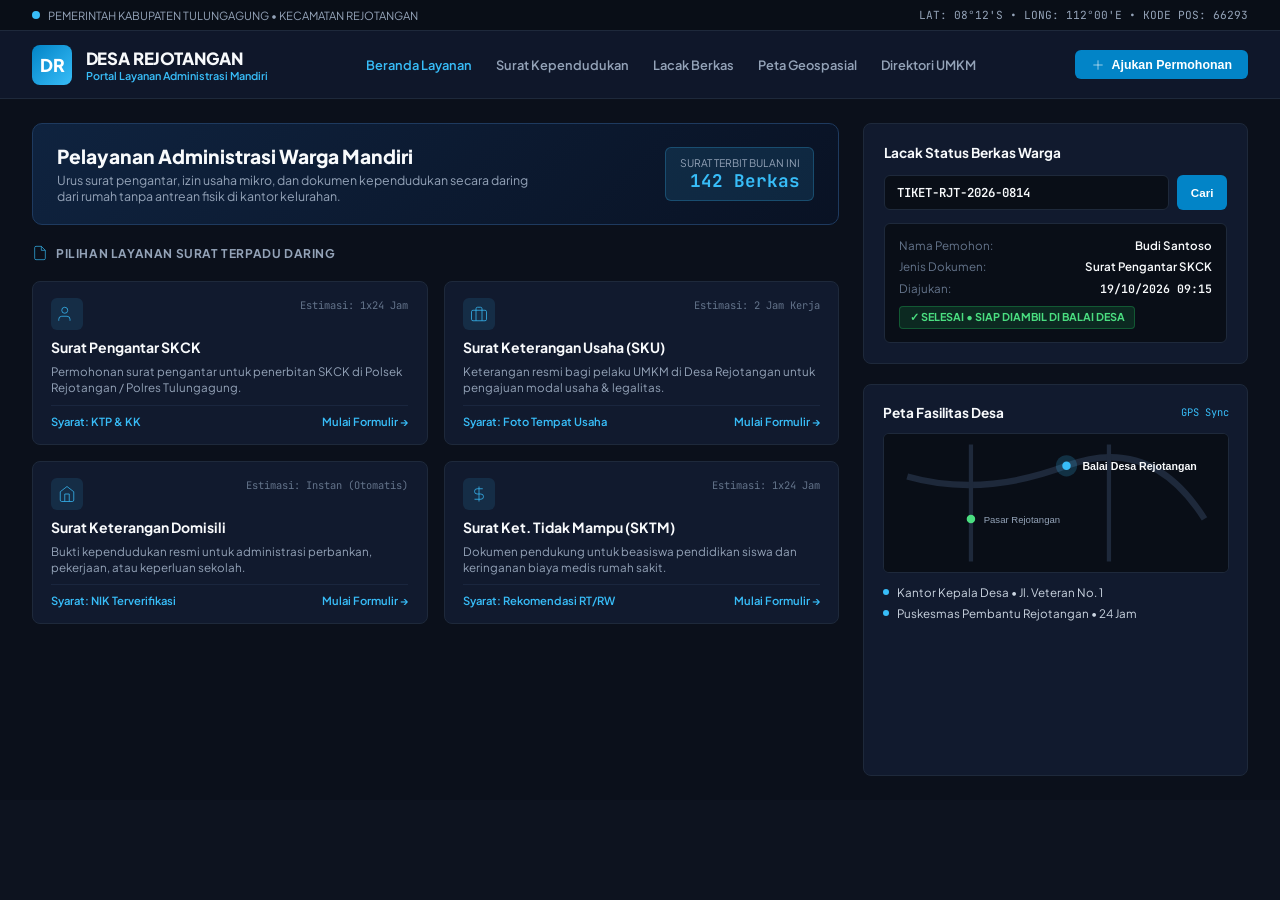
<file: previews/desa-digital.html>
<!DOCTYPE html>
<html lang="id">
<head>
  <meta charset="UTF-8">
  <meta name="viewport" content="width=1280, initial-scale=1.0">
  <title>Desa Digital Rejotangan — Portal Layanan Publik Mandiri</title>
  <link rel="preconnect" href="https://fonts.googleapis.com">
  <link rel="preconnect" href="https://fonts.gstatic.com" crossorigin>
  <link href="https://fonts.googleapis.com/css2?family=Plus+Jakarta+Sans:wght@400;500;600;700;800&family=JetBrains+Mono:wght@400;500;600&display=swap" rel="stylesheet">
  <style>
    * { box-sizing: border-box; margin: 0; padding: 0; }
    body {
      font-family: 'Plus Jakarta Sans', -apple-system, BlinkMacSystemFont, sans-serif;
      background: #0d131f;
      color: #f1f5f9;
      width: 1280px;
      height: 800px;
      overflow: hidden;
      display: flex;
      flex-direction: column;
    }
    .mono { font-family: 'JetBrains Mono', monospace; }

    /* Government Header */
    .civic-topbar {
      background: #090e17;
      border-bottom: 1px solid #1e293b;
      padding: 0.5rem 2rem;
      display: flex;
      justify-content: space-between;
      align-items: center;
      font-size: 0.7rem;
      color: #94a3b8;
    }
    .civic-badge {
      display: flex;
      align-items: center;
      gap: 0.5rem;
    }
    .seal-dot { width: 8px; height: 8px; border-radius: 50%; background: #38bdf8; }

    .main-nav {
      background: #0f172a;
      border-bottom: 1px solid #1e293b;
      padding: 0.85rem 2rem;
      display: flex;
      justify-content: space-between;
      align-items: center;
    }
    .brand-wrap {
      display: flex;
      align-items: center;
      gap: 0.85rem;
    }
    .brand-logo {
      width: 40px;
      height: 40px;
      background: linear-gradient(135deg, #0284c7, #38bdf8);
      border-radius: 8px;
      display: grid;
      place-items: center;
      font-weight: 800;
      color: white;
      font-size: 1.1rem;
    }
    .brand-title h1 {
      font-size: 1.05rem;
      font-weight: 800;
      color: #f8fafc;
      letter-spacing: -0.01em;
    }
    .brand-title p {
      font-size: 0.675rem;
      color: #38bdf8;
      font-weight: 600;
    }

    .nav-links {
      display: flex;
      align-items: center;
      gap: 1.5rem;
      list-style: none;
      font-size: 0.8rem;
      font-weight: 600;
    }
    .nav-links a { color: #94a3b8; text-decoration: none; }
    .nav-links a.active { color: #38bdf8; }
    .btn-apply {
      background: #0284c7;
      color: white;
      padding: 0.45rem 1rem;
      border-radius: 6px;
      font-size: 0.775rem;
      font-weight: 700;
      border: none;
      display: flex;
      align-items: center;
      gap: 0.4rem;
    }

    /* Workspace */
    .portal-body {
      flex-grow: 1;
      padding: 1.5rem 2rem;
      display: grid;
      grid-template-columns: 2.1fr 1fr;
      gap: 1.5rem;
      overflow: hidden;
      background: #0b101b;
    }

    /* Left Services Column */
    .services-col {
      display: flex;
      flex-direction: column;
      gap: 1.25rem;
    }

    .hero-banner {
      background: linear-gradient(135deg, #0f233f, #091224);
      border: 1px solid #1e3a5f;
      border-radius: 10px;
      padding: 1.25rem 1.5rem;
      display: flex;
      justify-content: space-between;
      align-items: center;
    }
    .hero-text h2 { font-size: 1.2rem; font-weight: 800; color: #f8fafc; margin-bottom: 0.25rem; }
    .hero-text p { font-size: 0.775rem; color: #94a3b8; max-width: 480px; }
    .stat-pill {
      background: rgba(56, 189, 248, 0.12);
      border: 1px solid rgba(56, 189, 248, 0.25);
      border-radius: 6px;
      padding: 0.5rem 0.85rem;
      text-align: right;
    }
    .stat-pill span { display: block; font-size: 0.65rem; color: #94a3b8; }
    .stat-pill strong { font-size: 1.1rem; color: #38bdf8; font-family: 'JetBrains Mono', monospace; }

    /* E-Surat Grid */
    .section-label {
      font-size: 0.75rem;
      font-weight: 700;
      color: #94a3b8;
      text-transform: uppercase;
      letter-spacing: 0.05em;
      display: flex;
      align-items: center;
      gap: 0.5rem;
    }
    .doc-grid {
      display: grid;
      grid-template-columns: repeat(2, 1fr);
      gap: 1rem;
    }
    .doc-card {
      background: #111a2e;
      border: 1px solid #1e293b;
      border-radius: 8px;
      padding: 1rem 1.15rem;
      display: flex;
      flex-direction: column;
      gap: 0.5rem;
      transition: all 0.2s ease;
    }
    .doc-card:hover { border-color: #38bdf8; background: #132038; }
    .doc-top { display: flex; justify-content: space-between; align-items: flex-start; }
    .doc-icon {
      width: 32px;
      height: 32px;
      border-radius: 6px;
      background: rgba(56, 189, 248, 0.12);
      color: #38bdf8;
      display: grid;
      place-items: center;
    }
    .doc-time { font-size: 0.65rem; color: #64748b; font-family: 'JetBrains Mono', monospace; }
    .doc-card h3 { font-size: 0.875rem; font-weight: 700; color: #f8fafc; }
    .doc-card p { font-size: 0.725rem; color: #94a3b8; line-height: 1.4; flex-grow: 1; }
    .doc-action {
      display: flex;
      justify-content: space-between;
      align-items: center;
      padding-top: 0.5rem;
      border-top: 1px solid #1a263e;
      font-size: 0.7rem;
      color: #38bdf8;
      font-weight: 600;
    }

    /* Right Tracking & Map Column */
    .tracking-col {
      display: flex;
      flex-direction: column;
      gap: 1.25rem;
    }

    .tracking-card {
      background: #111a2e;
      border: 1px solid #1e293b;
      border-radius: 8px;
      padding: 1.25rem;
      display: flex;
      flex-direction: column;
      gap: 0.85rem;
    }
    .tracking-card h3 { font-size: 0.85rem; font-weight: 700; color: #f8fafc; }
    .ticket-input-box {
      display: flex;
      gap: 0.5rem;
    }
    .ticket-input {
      background: #090e17;
      border: 1px solid #1e293b;
      border-radius: 6px;
      padding: 0.5rem 0.75rem;
      color: #f8fafc;
      font-family: 'JetBrains Mono', monospace;
      font-size: 0.775rem;
      font-weight: 600;
      flex-grow: 1;
      outline: none;
    }
    .ticket-btn {
      background: #0284c7;
      color: white;
      border: none;
      padding: 0 0.85rem;
      border-radius: 6px;
      font-weight: 700;
      font-size: 0.725rem;
      cursor: pointer;
    }

    .tracking-result {
      background: #090e17;
      border: 1px solid #1e293b;
      border-radius: 6px;
      padding: 0.85rem;
      display: flex;
      flex-direction: column;
      gap: 0.4rem;
    }
    .result-row { display: flex; justify-content: space-between; font-size: 0.725rem; }
    .result-lbl { color: #64748b; }
    .result-val { color: #f8fafc; font-weight: 600; }
    .status-badge {
      display: inline-block;
      align-self: flex-start;
      background: rgba(34, 197, 94, 0.15);
      color: #4ade80;
      border: 1px solid rgba(34, 197, 94, 0.3);
      padding: 0.2rem 0.6rem;
      border-radius: 4px;
      font-size: 0.675rem;
      font-weight: 700;
      margin-top: 0.25rem;
    }

    /* Facilities Map Widget */
    .map-widget {
      background: #111a2e;
      border: 1px solid #1e293b;
      border-radius: 8px;
      padding: 1.15rem;
      display: flex;
      flex-direction: column;
      gap: 0.75rem;
      flex-grow: 1;
    }
    .map-header { display: flex; justify-content: space-between; align-items: center; }
    .map-header h3 { font-size: 0.85rem; font-weight: 700; color: #f8fafc; }
    .map-preview {
      background: #090e17;
      border: 1px solid #1e293b;
      border-radius: 6px;
      height: 140px;
      position: relative;
      overflow: hidden;
      display: grid;
      place-items: center;
    }
    .facility-list {
      display: flex;
      flex-direction: column;
      gap: 0.4rem;
      font-size: 0.725rem;
    }
    .facility-item {
      display: flex;
      align-items: center;
      gap: 0.5rem;
      color: #cbd5e1;
    }
    .fac-dot { width: 6px; height: 6px; border-radius: 50%; background: #38bdf8; }
  </style>
</head>
<body>

  <!-- Civic Top Bar -->
  <div class="civic-topbar">
    <div class="civic-badge">
      <span class="seal-dot"></span>
      <span>PEMERINTAH KABUPATEN TULUNGAGUNG &bull; KECAMATAN REJOTANGAN</span>
    </div>
    <div class="mono">
      <span>LAT: 08°12'S &bull; LONG: 112°00'E &bull; KODE POS: 66293</span>
    </div>
  </div>

  <!-- Main Navigation -->
  <header class="main-nav">
    <div class="brand-wrap">
      <div class="brand-logo">DR</div>
      <div class="brand-title">
        <h1>DESA REJOTANGAN</h1>
        <p>Portal Layanan Administrasi Mandiri</p>
      </div>
    </div>
    <ul class="nav-links">
      <li><a href="#" class="active">Beranda Layanan</a></li>
      <li><a href="#">Surat Kependudukan</a></li>
      <li><a href="#">Lacak Berkas</a></li>
      <li><a href="#">Peta Geospasial</a></li>
      <li><a href="#">Direktori UMKM</a></li>
    </ul>
    <button class="btn-apply">
      <svg width="14" height="14" fill="none" stroke="currentColor" viewBox="0 0 24 24"><path d="M12 4v16m8-8H4"/></svg>
      Ajukan Permohonan
    </button>
  </header>

  <!-- Workspace Body -->
  <main class="portal-body">
    <!-- Left Services Column -->
    <div class="services-col">
      <div class="hero-banner">
        <div class="hero-text">
          <h2>Pelayanan Administrasi Warga Mandiri</h2>
          <p>Urus surat pengantar, izin usaha mikro, dan dokumen kependudukan secara daring dari rumah tanpa antrean fisik di kantor kelurahan.</p>
        </div>
        <div class="stat-pill">
          <span>SURAT TERBIT BULAN INI</span>
          <strong>142 Berkas</strong>
        </div>
      </div>

      <div class="section-label">
        <svg width="16" height="16" fill="none" stroke="#38bdf8" viewBox="0 0 24 24"><path d="M14 2H6a2 2 0 0 0-2 2v16a2 2 0 0 0 2 2h12a2 2 0 0 0 2-2V8z"/><polyline points="14 2 14 8 20 8"/></svg>
        Pilihan Layanan Surat Terpadu Daring
      </div>

      <div class="doc-grid">
        <div class="doc-card">
          <div class="doc-top">
            <div class="doc-icon"><svg width="18" height="18" fill="none" stroke="currentColor" viewBox="0 0 24 24"><path d="M16 21v-2a4 4 0 0 0-4-4H5a4 4 0 0 0-4 4v2"/><circle cx="9" cy="7" r="4"/></svg></div>
            <span class="doc-time">Estimasi: 1x24 Jam</span>
          </div>
          <h3>Surat Pengantar SKCK</h3>
          <p>Permohonan surat pengantar untuk penerbitan SKCK di Polsek Rejotangan / Polres Tulungagung.</p>
          <div class="doc-action">
            <span>Syarat: KTP &amp; KK</span>
            <span>Mulai Formulir &rarr;</span>
          </div>
        </div>

        <div class="doc-card">
          <div class="doc-top">
            <div class="doc-icon"><svg width="18" height="18" fill="none" stroke="currentColor" viewBox="0 0 24 24"><rect x="2" y="7" width="20" height="14" rx="2" ry="2"/><path d="M16 21V5a2 2 0 0 0-2-2h-4a2 2 0 0 0-2 2v16"/></svg></div>
            <span class="doc-time">Estimasi: 2 Jam Kerja</span>
          </div>
          <h3>Surat Keterangan Usaha (SKU)</h3>
          <p>Keterangan resmi bagi pelaku UMKM di Desa Rejotangan untuk pengajuan modal usaha &amp; legalitas.</p>
          <div class="doc-action">
            <span>Syarat: Foto Tempat Usaha</span>
            <span>Mulai Formulir &rarr;</span>
          </div>
        </div>

        <div class="doc-card">
          <div class="doc-top">
            <div class="doc-icon"><svg width="18" height="18" fill="none" stroke="currentColor" viewBox="0 0 24 24"><path d="M3 9l9-7 9 7v11a2 2 0 0 1-2 2H5a2 2 0 0 1-2-2z"/><polyline points="9 22 9 12 15 12 15 22"/></svg></div>
            <span class="doc-time">Estimasi: Instan (Otomatis)</span>
          </div>
          <h3>Surat Keterangan Domisili</h3>
          <p>Bukti kependudukan resmi untuk administrasi perbankan, pekerjaan, atau keperluan sekolah.</p>
          <div class="doc-action">
            <span>Syarat: NIK Terverifikasi</span>
            <span>Mulai Formulir &rarr;</span>
          </div>
        </div>

        <div class="doc-card">
          <div class="doc-top">
            <div class="doc-icon"><svg width="18" height="18" fill="none" stroke="currentColor" viewBox="0 0 24 24"><path d="M12 2v20M17 5H9.5a3.5 3.5 0 0 0 0 7h5a3.5 3.5 0 0 1 0 7H6"/></svg></div>
            <span class="doc-time">Estimasi: 1x24 Jam</span>
          </div>
          <h3>Surat Ket. Tidak Mampu (SKTM)</h3>
          <p>Dokumen pendukung untuk beasiswa pendidikan siswa dan keringanan biaya medis rumah sakit.</p>
          <div class="doc-action">
            <span>Syarat: Rekomendasi RT/RW</span>
            <span>Mulai Formulir &rarr;</span>
          </div>
        </div>
      </div>
    </div>

    <!-- Right Tracking & Info Column -->
    <div class="tracking-col">
      <!-- Tracking Form -->
      <div class="tracking-card">
        <h3>Lacak Status Berkas Warga</h3>
        <div class="ticket-input-box">
          <input type="text" class="ticket-input mono" value="TIKET-RJT-2026-0814" readonly>
          <button class="ticket-btn">Cari</button>
        </div>
        <div class="tracking-result">
          <div class="result-row">
            <span class="result-lbl">Nama Pemohon:</span>
            <span class="result-val">Budi Santoso</span>
          </div>
          <div class="result-row">
            <span class="result-lbl">Jenis Dokumen:</span>
            <span class="result-val">Surat Pengantar SKCK</span>
          </div>
          <div class="result-row">
            <span class="result-lbl">Diajukan:</span>
            <span class="result-val mono">19/10/2026 09:15</span>
          </div>
          <span class="status-badge">&check; SELESAI &bull; SIAP DIAMBIL DI BALAI DESA</span>
        </div>
      </div>

      <!-- Facilities Geolocation Map -->
      <div class="map-widget">
        <div class="map-header">
          <h3>Peta Fasilitas Desa</h3>
          <span class="mono" style="font-size: 0.65rem; color: #38bdf8;">GPS Sync</span>
        </div>
        <div class="map-preview">
          <!-- Stylized Mini Vector Map -->
          <svg width="100%" height="100%" viewBox="0 0 300 130" style="background:#090e17;">
            <path d="M10 40 Q 80 60 160 30 T 290 80" stroke="#1e293b" stroke-width="6" fill="none"/>
            <path d="M70 10 L 70 120" stroke="#1e293b" stroke-width="4" fill="none"/>
            <path d="M200 10 L 200 120" stroke="#1e293b" stroke-width="4" fill="none"/>
            <circle cx="160" cy="30" r="10" fill="#38bdf8" opacity="0.2"/>
            <circle cx="160" cy="30" r="4" fill="#38bdf8"/>
            <text x="175" y="34" fill="#f8fafc" font-family="sans-serif" font-size="10" font-weight="bold">Balai Desa Rejotangan</text>
            <circle cx="70" cy="80" r="4" fill="#4ade80"/>
            <text x="82" y="84" fill="#94a3b8" font-family="sans-serif" font-size="9">Pasar Rejotangan</text>
          </svg>
        </div>
        <div class="facility-list">
          <div class="facility-item"><span class="fac-dot"></span><span>Kantor Kepala Desa &bull; Jl. Veteran No. 1</span></div>
          <div class="facility-item"><span class="fac-dot"></span><span>Puskesmas Pembantu Rejotangan &bull; 24 Jam</span></div>
        </div>
      </div>
    </div>
  </main>

</body>
</html>
</file>
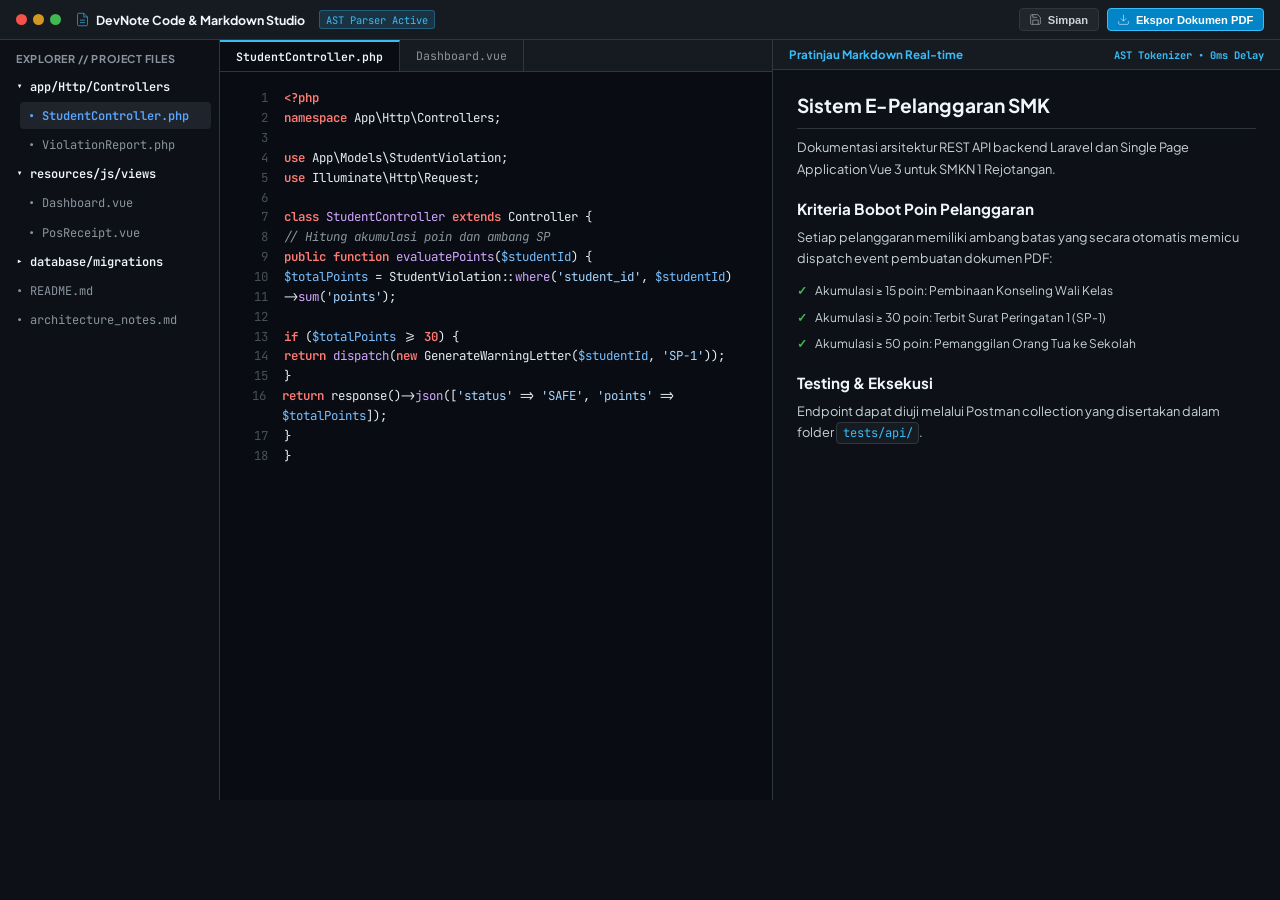
<file: previews/devnote-studio.html>
<!DOCTYPE html>
<html lang="id">
<head>
  <meta charset="UTF-8">
  <meta name="viewport" content="width=1280, initial-scale=1.0">
  <title>DevNote Studio — Code & Markdown Workspace</title>
  <link rel="preconnect" href="https://fonts.googleapis.com">
  <link rel="preconnect" href="https://fonts.gstatic.com" crossorigin>
  <link href="https://fonts.googleapis.com/css2?family=Plus+Jakarta+Sans:wght@400;500;600;700&family=JetBrains+Mono:wght@400;500;600;700&display=swap" rel="stylesheet">
  <style>
    * { box-sizing: border-box; margin: 0; padding: 0; }
    body {
      font-family: 'Plus Jakarta Sans', -apple-system, BlinkMacSystemFont, sans-serif;
      background: #0d1117;
      color: #c9d1d9;
      width: 1280px;
      height: 800px;
      overflow: hidden;
      display: flex;
      flex-direction: column;
    }
    .mono { font-family: 'JetBrains Mono', monospace; }

    /* Top Titlebar */
    .titlebar {
      height: 40px;
      background: #161b22;
      border-bottom: 1px solid #30363d;
      display: flex;
      align-items: center;
      justify-content: space-between;
      padding: 0 1rem;
    }
    .titlebar-left {
      display: flex;
      align-items: center;
      gap: 0.85rem;
    }
    .traffic-lights { display: flex; gap: 6px; }
    .light { width: 11px; height: 11px; border-radius: 50%; }
    .light-r { background: #f85149; }
    .light-y { background: #d29922; }
    .light-g { background: #3fb950; }
    .app-name { font-size: 0.775rem; font-weight: 700; color: #f0f6fc; display: flex; align-items: center; gap: 0.4rem; }
    .badge-pwa { background: rgba(56, 189, 248, 0.15); color: #38bdf8; border: 1px solid rgba(56, 189, 248, 0.3); font-size: 0.65rem; padding: 0.1rem 0.4rem; border-radius: 3px; }

    .titlebar-actions {
      display: flex;
      align-items: center;
      gap: 0.5rem;
    }
    .btn-tool {
      background: #21262d;
      border: 1px solid #30363d;
      color: #c9d1d9;
      padding: 0.25rem 0.6rem;
      border-radius: 4px;
      font-size: 0.7rem;
      font-weight: 600;
      display: flex;
      align-items: center;
      gap: 0.35rem;
    }
    .btn-tool.export-btn { background: #0284c7; border-color: #38bdf8; color: white; }

    /* Split Workspace */
    .workspace {
      flex-grow: 1;
      display: grid;
      grid-template-columns: 220px 1.2fr 1.1fr;
      overflow: hidden;
    }

    /* Left: File Explorer */
    .file-explorer {
      background: #0d1117;
      border-right: 1px solid #30363d;
      display: flex;
      flex-direction: column;
    }
    .explorer-header {
      padding: 0.75rem 1rem 0.5rem;
      font-size: 0.675rem;
      font-weight: 700;
      color: #8b949e;
      text-transform: uppercase;
      letter-spacing: 0.05em;
    }
    .file-tree {
      list-style: none;
      padding: 0 0.5rem;
      display: flex;
      flex-direction: column;
      gap: 2px;
      font-size: 0.75rem;
    }
    .tree-item {
      display: flex;
      align-items: center;
      gap: 0.5rem;
      padding: 0.35rem 0.5rem;
      border-radius: 4px;
      color: #8b949e;
      cursor: pointer;
    }
    .tree-item.active { background: #1f242c; color: #58a6ff; font-weight: 600; }
    .tree-item.folder { color: #f0f6fc; font-weight: 600; }

    /* Middle: Code Editor */
    .editor-pane {
      background: #090d13;
      border-right: 1px solid #30363d;
      display: flex;
      flex-direction: column;
    }
    .tab-bar {
      background: #161b22;
      border-bottom: 1px solid #30363d;
      display: flex;
      overflow-x: auto;
    }
    .tab {
      padding: 0.45rem 1rem;
      font-size: 0.725rem;
      color: #8b949e;
      border-right: 1px solid #30363d;
      display: flex;
      align-items: center;
      gap: 0.5rem;
    }
    .tab.active {
      background: #090d13;
      color: #f0f6fc;
      border-top: 2px solid #38bdf8;
      font-weight: 600;
    }

    .code-lines {
      padding: 1rem;
      font-family: 'JetBrains Mono', monospace;
      font-size: 0.775rem;
      line-height: 1.6;
      overflow-y: auto;
      flex-grow: 1;
    }
    .line { display: flex; }
    .line-no { color: #484f58; width: 32px; text-align: right; margin-right: 16px; user-select: none; }
    .line-code { color: #e6edf3; }
    .c-keyword { color: #ff7b72; font-weight: 600; }
    .c-func { color: #d2a8ff; }
    .c-str { color: #a5d6ff; }
    .c-var { color: #79c0ff; }
    .c-comment { color: #8b949e; font-style: italic; }

    /* Right: Markdown Live Preview */
    .preview-pane {
      background: #0d1117;
      display: flex;
      flex-direction: column;
    }
    .preview-header {
      background: #161b22;
      border-bottom: 1px solid #30363d;
      padding: 0.45rem 1rem;
      font-size: 0.725rem;
      font-weight: 700;
      color: #38bdf8;
      display: flex;
      justify-content: space-between;
      align-items: center;
    }
    .preview-body {
      padding: 1.25rem 1.5rem;
      overflow-y: auto;
      flex-grow: 1;
      font-size: 0.8rem;
      line-height: 1.65;
      color: #c9d1d9;
    }
    .preview-body h1 {
      font-size: 1.2rem;
      color: #f0f6fc;
      margin-bottom: 0.5rem;
      border-bottom: 1px solid #30363d;
      padding-bottom: 0.4rem;
    }
    .preview-body h2 {
      font-size: 0.95rem;
      color: #f0f6fc;
      margin-top: 1rem;
      margin-bottom: 0.4rem;
    }
    .preview-body p { margin-bottom: 0.75rem; }
    .preview-body code {
      background: #161b22;
      border: 1px solid #30363d;
      padding: 0.15rem 0.35rem;
      border-radius: 4px;
      font-family: 'JetBrains Mono', monospace;
      font-size: 0.75rem;
      color: #38bdf8;
    }
    .task-list {
      list-style: none;
      display: flex;
      flex-direction: column;
      gap: 0.4rem;
      margin-top: 0.5rem;
    }
    .task-item { display: flex; align-items: center; gap: 0.5rem; font-size: 0.75rem; }
    .checkbox-done { color: #3fb950; font-weight: 700; }
  </style>
</head>
<body>

  <!-- Top Window Titlebar -->
  <div class="titlebar">
    <div class="titlebar-left">
      <div class="traffic-lights">
        <span class="light light-r"></span>
        <span class="light light-y"></span>
        <span class="light light-g"></span>
      </div>
      <div class="app-name">
        <svg width="15" height="15" fill="none" stroke="#38bdf8" viewBox="0 0 24 24"><path d="M14 2H6a2 2 0 0 0-2 2v16a2 2 0 0 0 2 2h12a2 2 0 0 0 2-2V8z"/><polyline points="14 2 14 8 20 8"/><line x1="16" y1="13" x2="8" y2="13"/><line x1="16" y1="17" x2="8" y2="17"/></svg>
        DevNote Code &amp; Markdown Studio
      </div>
      <span class="badge-pwa mono">AST Parser Active</span>
    </div>

    <div class="titlebar-actions">
      <button class="btn-tool"><svg width="13" height="13" fill="none" stroke="currentColor" viewBox="0 0 24 24"><path d="M19 21H5a2 2 0 0 1-2-2V5a2 2 0 0 1 2-2h11l5 5v11a2 2 0 0 1-2 2z"/><polyline points="17 21 17 13 7 13 7 21"/><polyline points="7 3 7 8 15 8"/></svg>Simpan</button>
      <button class="btn-tool export-btn"><svg width="13" height="13" fill="none" stroke="currentColor" viewBox="0 0 24 24"><path d="M21 15v4a2 2 0 0 1-2 2H5a2 2 0 0 1-2-2v-4"/><polyline points="7 10 12 15 17 10"/><line x1="12" y1="15" x2="12" y2="3"/></svg>Ekspor Dokumen PDF</button>
    </div>
  </div>

  <!-- Workspace Grid -->
  <div class="workspace">
    <!-- File Explorer -->
    <div class="file-explorer">
      <div class="explorer-header">Explorer // Project Files</div>
      <ul class="file-tree mono">
        <li class="tree-item folder">&blacktriangledown; app/Http/Controllers</li>
        <li class="tree-item active" style="margin-left: 12px;">&bull; StudentController.php</li>
        <li class="tree-item" style="margin-left: 12px;">&bull; ViolationReport.php</li>
        <li class="tree-item folder">&blacktriangledown; resources/js/views</li>
        <li class="tree-item" style="margin-left: 12px;">&bull; Dashboard.vue</li>
        <li class="tree-item" style="margin-left: 12px;">&bull; PosReceipt.vue</li>
        <li class="tree-item folder">&blacktriangleright; database/migrations</li>
        <li class="tree-item">&bull; README.md</li>
        <li class="tree-item">&bull; architecture_notes.md</li>
      </ul>
    </div>

    <!-- Code Editor -->
    <div class="editor-pane">
      <div class="tab-bar mono">
        <div class="tab active">
          <span>StudentController.php</span>
        </div>
        <div class="tab">
          <span>Dashboard.vue</span>
        </div>
      </div>

      <div class="code-lines">
        <div class="line"><span class="line-no">1</span><span class="line-code"><span class="c-keyword">&lt;?php</span></span></div>
        <div class="line"><span class="line-no">2</span><span class="line-code"><span class="c-keyword">namespace</span> App\Http\Controllers;</span></div>
        <div class="line"><span class="line-no">3</span><span class="line-code"></span></div>
        <div class="line"><span class="line-no">4</span><span class="line-code"><span class="c-keyword">use</span> App\Models\StudentViolation;</span></div>
        <div class="line"><span class="line-no">5</span><span class="line-code"><span class="c-keyword">use</span> Illuminate\Http\Request;</span></div>
        <div class="line"><span class="line-no">6</span><span class="line-code"></span></div>
        <div class="line"><span class="line-no">7</span><span class="line-code"><span class="c-keyword">class</span> <span class="c-func">StudentController</span> <span class="c-keyword">extends</span> Controller {</span></div>
        <div class="line"><span class="line-no">8</span><span class="line-code">    <span class="c-comment">// Hitung akumulasi poin dan ambang SP</span></span></div>
        <div class="line"><span class="line-no">9</span><span class="line-code">    <span class="c-keyword">public function</span> <span class="c-func">evaluatePoints</span>(<span class="c-var">$studentId</span>) {</span></div>
        <div class="line"><span class="line-no">10</span><span class="line-code">        <span class="c-var">$totalPoints</span> = StudentViolation::<span class="c-func">where</span>(<span class="c-str">'student_id'</span>, <span class="c-var">$studentId</span>)</span></div>
        <div class="line"><span class="line-no">11</span><span class="line-code">            -&gt;<span class="c-func">sum</span>(<span class="c-str">'points'</span>);</span></div>
        <div class="line"><span class="line-no">12</span><span class="line-code"></span></div>
        <div class="line"><span class="line-no">13</span><span class="line-code">        <span class="c-keyword">if</span> (<span class="c-var">$totalPoints</span> &gt;= <span class="c-keyword">30</span>) {</span></div>
        <div class="line"><span class="line-no">14</span><span class="line-code">            <span class="c-keyword">return</span> <span class="c-func">dispatch</span>(<span class="c-keyword">new</span> GenerateWarningLetter(<span class="c-var">$studentId</span>, <span class="c-str">'SP-1'</span>));</span></div>
        <div class="line"><span class="line-no">15</span><span class="line-code">        }</span></div>
        <div class="line"><span class="line-no">16</span><span class="line-code">        <span class="c-keyword">return</span> response()-&gt;<span class="c-func">json</span>([<span class="c-str">'status'</span> =&gt; <span class="c-str">'SAFE'</span>, <span class="c-str">'points'</span> =&gt; <span class="c-var">$totalPoints</span>]);</span></div>
        <div class="line"><span class="line-no">17</span><span class="line-code">    }</span></div>
        <div class="line"><span class="line-no">18</span><span class="line-code">}</span></div>
      </div>
    </div>

    <!-- Live Markdown Preview -->
    <div class="preview-pane">
      <div class="preview-header">
        <span>Pratinjau Markdown Real-time</span>
        <span class="mono" style="font-size: 0.65rem;">AST Tokenizer &bull; 0ms Delay</span>
      </div>

      <div class="preview-body">
        <h1>Sistem E-Pelanggaran SMK</h1>
        <p>Dokumentasi arsitektur REST API backend Laravel dan Single Page Application Vue 3 untuk SMKN 1 Rejotangan.</p>

        <h2>Kriteria Bobot Poin Pelanggaran</h2>
        <p>Setiap pelanggaran memiliki ambang batas yang secara otomatis memicu dispatch event pembuatan dokumen PDF:</p>

        <ul class="task-list">
          <li class="task-item"><span class="checkbox-done">&check;</span> Akumulasi &ge; 15 poin: Pembinaan Konseling Wali Kelas</li>
          <li class="task-item"><span class="checkbox-done">&check;</span> Akumulasi &ge; 30 poin: Terbit Surat Peringatan 1 (SP-1)</li>
          <li class="task-item"><span class="checkbox-done">&check;</span> Akumulasi &ge; 50 poin: Pemanggilan Orang Tua ke Sekolah</li>
        </ul>

        <h2 style="margin-top: 1rem;">Testing &amp; Eksekusi</h2>
        <p>Endpoint dapat diuji melalui Postman collection yang disertakan dalam folder <code>tests/api/</code>.</p>
      </div>
    </div>
  </div>

</body>
</html>
</file>
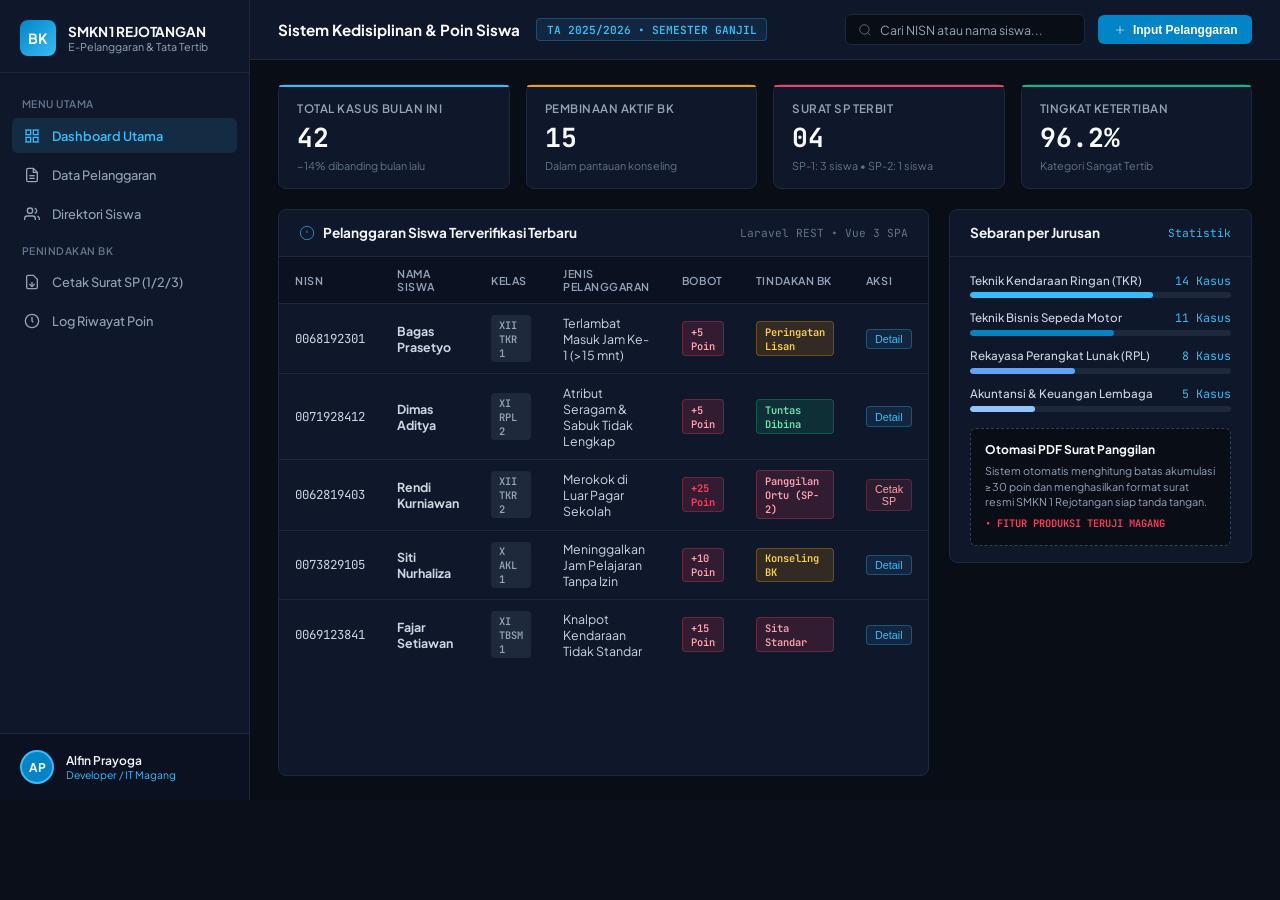
<file: previews/e-pelanggaran.html>
<!DOCTYPE html>
<html lang="id">
<head>
  <meta charset="UTF-8">
  <meta name="viewport" content="width=1280, initial-scale=1.0">
  <title>E-Pelanggaran SMKN 1 Rejotangan — Dashboard Kedisiplinan</title>
  <link rel="preconnect" href="https://fonts.googleapis.com">
  <link rel="preconnect" href="https://fonts.gstatic.com" crossorigin>
  <link href="https://fonts.googleapis.com/css2?family=Plus+Jakarta+Sans:wght@400;500;600;700&family=JetBrains+Mono:wght@400;500;600&display=swap" rel="stylesheet">
  <style>
    * { box-sizing: border-box; margin: 0; padding: 0; }
    body {
      font-family: 'Plus Jakarta Sans', -apple-system, BlinkMacSystemFont, sans-serif;
      background: #0b0f19;
      color: #e2e8f0;
      width: 1280px;
      height: 800px;
      overflow: hidden;
      display: flex;
    }
    .mono { font-family: 'JetBrains Mono', monospace; }
    
    /* Sidebar */
    .sidebar {
      width: 250px;
      background: #0f172a;
      border-right: 1px solid #1e293b;
      display: flex;
      flex-direction: column;
      flex-shrink: 0;
    }
    .brand {
      padding: 1.25rem 1.25rem 1rem;
      border-bottom: 1px solid #1e293b;
      display: flex;
      align-items: center;
      gap: 0.75rem;
    }
    .brand-icon {
      width: 36px;
      height: 36px;
      background: linear-gradient(135deg, #0284c7, #38bdf8);
      border-radius: 8px;
      display: grid;
      place-items: center;
      color: white;
      font-weight: 700;
      font-size: 14px;
    }
    .brand-text h2 { font-size: 0.85rem; font-weight: 700; color: #f8fafc; letter-spacing: -0.01em; }
    .brand-text p { font-size: 0.675rem; color: #94a3b8; }
    
    .nav-list { list-style: none; padding: 1rem 0.75rem; display: flex; flex-direction: column; gap: 0.25rem; flex-grow: 1; }
    .nav-label { font-size: 0.65rem; color: #64748b; font-weight: 600; text-transform: uppercase; letter-spacing: 0.05em; padding: 0.5rem 0.6rem 0.25rem; }
    .nav-item a {
      display: flex;
      align-items: center;
      gap: 0.75rem;
      padding: 0.6rem 0.75rem;
      border-radius: 6px;
      font-size: 0.8rem;
      font-weight: 500;
      color: #94a3b8;
      text-decoration: none;
      transition: all 0.15s ease;
    }
    .nav-item.active a {
      background: rgba(56, 189, 248, 0.12);
      color: #38bdf8;
      font-weight: 600;
    }
    .nav-item a svg { width: 16px; height: 16px; stroke-width: 2; }
    
    .sidebar-footer {
      padding: 1rem 1.25rem;
      border-top: 1px solid #1e293b;
      background: #0b1120;
      display: flex;
      align-items: center;
      gap: 0.75rem;
    }
    .avatar {
      width: 34px;
      height: 34px;
      border-radius: 50%;
      background: #0284c7;
      color: white;
      display: grid;
      place-items: center;
      font-weight: 700;
      font-size: 0.75rem;
      border: 2px solid #38bdf8;
    }
    .user-info h4 { font-size: 0.75rem; font-weight: 600; color: #f1f5f9; }
    .user-info p { font-size: 0.65rem; color: #38bdf8; }
    
    /* Main Content */
    .main {
      flex-grow: 1;
      display: flex;
      flex-direction: column;
      overflow: hidden;
      background: #090d16;
    }
    
    /* Header */
    .topbar {
      height: 60px;
      border-bottom: 1px solid #1e293b;
      display: flex;
      align-items: center;
      justify-content: space-between;
      padding: 0 1.75rem;
      background: #0f172a;
    }
    .topbar-left { display: flex; align-items: center; gap: 1rem; }
    .topbar-title { font-size: 0.95rem; font-weight: 700; color: #f8fafc; }
    .year-badge {
      background: rgba(56, 189, 248, 0.1);
      border: 1px solid rgba(56, 189, 248, 0.25);
      color: #38bdf8;
      font-size: 0.7rem;
      font-weight: 600;
      padding: 0.2rem 0.6rem;
      border-radius: 4px;
    }
    .topbar-right { display: flex; align-items: center; gap: 0.85rem; }
    .search-box {
      background: #090d16;
      border: 1px solid #1e293b;
      border-radius: 6px;
      padding: 0.4rem 0.75rem;
      display: flex;
      align-items: center;
      gap: 0.5rem;
      width: 240px;
      font-size: 0.775rem;
      color: #94a3b8;
    }
    .btn-action {
      background: #0284c7;
      color: white;
      border: none;
      padding: 0.45rem 0.9rem;
      border-radius: 6px;
      font-size: 0.75rem;
      font-weight: 600;
      display: flex;
      align-items: center;
      gap: 0.4rem;
      cursor: pointer;
    }
    
    /* Dashboard Area */
    .dashboard-body {
      padding: 1.5rem 1.75rem;
      overflow-y: auto;
      flex-grow: 1;
      display: flex;
      flex-direction: column;
      gap: 1.25rem;
    }
    
    /* Metrics Row */
    .metrics-grid {
      display: grid;
      grid-template-columns: repeat(4, 1fr);
      gap: 1rem;
    }
    .metric-card {
      background: #0f172a;
      border: 1px solid #1e293b;
      border-radius: 8px;
      padding: 1rem 1.15rem;
      display: flex;
      flex-direction: column;
      gap: 0.35rem;
      position: relative;
    }
    .metric-card::before {
      content: '';
      position: absolute;
      top: 0;
      left: 0;
      right: 0;
      height: 2px;
      background: #1e293b;
      border-radius: 8px 8px 0 0;
    }
    .metric-card.accent-blue::before { background: #38bdf8; }
    .metric-card.accent-amber::before { background: #f59e0b; }
    .metric-card.accent-rose::before { background: #f43f5e; }
    .metric-card.accent-emerald::before { background: #10b981; }
    
    .metric-header { display: flex; justify-content: space-between; align-items: center; }
    .metric-title { font-size: 0.725rem; font-weight: 600; color: #94a3b8; text-transform: uppercase; letter-spacing: 0.04em; }
    .metric-val { font-size: 1.65rem; font-weight: 700; color: #f8fafc; font-family: 'JetBrains Mono', monospace; line-height: 1.2; }
    .metric-sub { font-size: 0.675rem; color: #64748b; }
    
    /* Split Content */
    .content-split {
      display: grid;
      grid-template-columns: 2.1fr 1fr;
      gap: 1.25rem;
      flex-grow: 1;
    }
    
    /* Table Card */
    .card-panel {
      background: #0f172a;
      border: 1px solid #1e293b;
      border-radius: 8px;
      display: flex;
      flex-direction: column;
    }
    .card-header {
      padding: 0.9rem 1.25rem;
      border-bottom: 1px solid #1e293b;
      display: flex;
      justify-content: space-between;
      align-items: center;
    }
    .card-title { font-size: 0.85rem; font-weight: 700; color: #f1f5f9; display: flex; align-items: center; gap: 0.5rem; }
    .table-container { overflow-x: auto; flex-grow: 1; }
    table { width: 100%; border-collapse: collapse; font-size: 0.775rem; text-align: left; }
    th {
      background: #0b1120;
      color: #94a3b8;
      font-weight: 600;
      font-size: 0.675rem;
      text-transform: uppercase;
      letter-spacing: 0.05em;
      padding: 0.65rem 1rem;
      border-bottom: 1px solid #1e293b;
    }
    td {
      padding: 0.65rem 1rem;
      border-bottom: 1px solid #1e293b;
      color: #cbd5e1;
    }
    tr:last-child td { border-bottom: none; }
    tr:hover td { background: rgba(255, 255, 255, 0.015); }
    
    .badge {
      display: inline-block;
      padding: 0.15rem 0.5rem;
      border-radius: 4px;
      font-size: 0.65rem;
      font-weight: 600;
      font-family: 'JetBrains Mono', monospace;
    }
    .badge-points { background: rgba(244, 63, 94, 0.15); color: #fda4af; border: 1px solid rgba(244, 63, 94, 0.3); }
    .badge-resolved { background: rgba(16, 185, 129, 0.15); color: #6ee7b7; border: 1px solid rgba(16, 185, 129, 0.3); }
    .badge-action { background: rgba(245, 158, 11, 0.15); color: #fcd34d; border: 1px solid rgba(245, 158, 11, 0.3); }
    .badge-class { background: #1e293b; color: #94a3b8; font-weight: 600; }
    
    .btn-row {
      background: rgba(56, 189, 248, 0.1);
      border: 1px solid rgba(56, 189, 248, 0.3);
      color: #38bdf8;
      padding: 0.2rem 0.5rem;
      border-radius: 4px;
      font-size: 0.675rem;
      cursor: pointer;
    }
    
    /* Right Analytics Column */
    .analytics-panel {
      display: flex;
      flex-direction: column;
      gap: 1.25rem;
    }
    .dept-bars {
      padding: 1rem 1.25rem;
      display: flex;
      flex-direction: column;
      gap: 0.75rem;
    }
    .dept-item { display: flex; flex-direction: column; gap: 0.3rem; }
    .dept-info { display: flex; justify-content: space-between; font-size: 0.725rem; }
    .dept-name { color: #cbd5e1; font-weight: 500; }
    .dept-count { color: #38bdf8; font-family: 'JetBrains Mono', monospace; }
    .dept-bar-bg { height: 6px; background: #1e293b; border-radius: 3px; overflow: hidden; }
    .dept-bar-fill { height: 100%; border-radius: 3px; background: #0284c7; }
    
    .sp-preview-box {
      margin: 0 1.25rem 1rem;
      background: #090d16;
      border: 1px dashed #334155;
      border-radius: 6px;
      padding: 0.85rem;
    }
    .sp-title { font-size: 0.75rem; font-weight: 700; color: #f8fafc; margin-bottom: 0.35rem; }
    .sp-desc { font-size: 0.675rem; color: #94a3b8; line-height: 1.45; }
    .sp-badge { font-size: 0.65rem; color: #f43f5e; font-weight: 600; margin-top: 0.4rem; display: inline-block; }
  </style>
</head>
<body>

  <!-- Sidebar -->
  <aside class="sidebar">
    <div class="brand">
      <div class="brand-icon">BK</div>
      <div class="brand-text">
        <h2>SMKN 1 REJOTANGAN</h2>
        <p>E-Pelanggaran &amp; Tata Tertib</p>
      </div>
    </div>

    <ul class="nav-list">
      <li class="nav-label">Menu Utama</li>
      <li class="nav-item active"><a href="#"><svg fill="none" stroke="currentColor" viewBox="0 0 24 24"><rect x="3" y="3" width="7" height="7"/><rect x="14" y="3" width="7" height="7"/><rect x="14" y="14" width="7" height="7"/><rect x="3" y="14" width="7" height="7"/></svg>Dashboard Utama</a></li>
      <li class="nav-item"><a href="#"><svg fill="none" stroke="currentColor" viewBox="0 0 24 24"><path d="M14 2H6a2 2 0 0 0-2 2v16a2 2 0 0 0 2 2h12a2 2 0 0 0 2-2V8z"/><polyline points="14 2 14 8 20 8"/><line x1="16" y1="13" x2="8" y2="13"/><line x1="16" y1="17" x2="8" y2="17"/></svg>Data Pelanggaran</a></li>
      <li class="nav-item"><a href="#"><svg fill="none" stroke="currentColor" viewBox="0 0 24 24"><path d="M17 21v-2a4 4 0 0 0-4-4H5a4 4 0 0 0-4 4v2"/><circle cx="9" cy="7" r="4"/><path d="M23 21v-2a4 4 0 0 0-3-3.87"/><path d="M16 3.13a4 4 0 0 1 0 7.75"/></svg>Direktori Siswa</a></li>
      
      <li class="nav-label">Penindakan BK</li>
      <li class="nav-item"><a href="#"><svg fill="none" stroke="currentColor" viewBox="0 0 24 24"><path d="M14 2H6a2 2 0 0 0-2 2v16a2 2 0 0 0 2 2h12a2 2 0 0 0 2-2V8z"/><path d="M12 18v-6"/><path d="M8 15l4 4 4-4"/></svg>Cetak Surat SP (1/2/3)</a></li>
      <li class="nav-item"><a href="#"><svg fill="none" stroke="currentColor" viewBox="0 0 24 24"><circle cx="12" cy="12" r="10"/><polyline points="12 6 12 12 14 14"/></svg>Log Riwayat Poin</a></li>
    </ul>

    <div class="sidebar-footer">
      <div class="avatar">AP</div>
      <div class="user-info">
        <h4>Alfin Prayoga</h4>
        <p>Developer / IT Magang</p>
      </div>
    </div>
  </aside>

  <!-- Main View -->
  <main class="main">
    <!-- Topbar -->
    <header class="topbar">
      <div class="topbar-left">
        <h1 class="topbar-title">Sistem Kedisiplinan &amp; Poin Siswa</h1>
        <span class="year-badge mono">TA 2025/2026 &bull; SEMESTER GANJIL</span>
      </div>
      <div class="topbar-right">
        <div class="search-box">
          <svg width="14" height="14" fill="none" stroke="currentColor" viewBox="0 0 24 24"><circle cx="11" cy="11" r="8"/><line x1="21" y1="21" x2="16.65" y2="16.65"/></svg>
          <span>Cari NISN atau nama siswa...</span>
        </div>
        <button class="btn-action">
          <svg width="14" height="14" fill="none" stroke="currentColor" viewBox="0 0 24 24"><line x1="12" y1="5" x2="12" y2="19"/><line x1="5" y1="12" x2="19" y2="12"/></svg>
          Input Pelanggaran
        </button>
      </div>
    </header>

    <!-- Body -->
    <div class="dashboard-body">
      <!-- 4 Metric Cards -->
      <div class="metrics-grid">
        <div class="metric-card accent-blue">
          <div class="metric-header">
            <span class="metric-title">Total Kasus Bulan Ini</span>
          </div>
          <div class="metric-val">42</div>
          <span class="metric-sub">&minus;14% dibanding bulan lalu</span>
        </div>
        <div class="metric-card accent-amber">
          <div class="metric-header">
            <span class="metric-title">Pembinaan Aktif BK</span>
          </div>
          <div class="metric-val">15</div>
          <span class="metric-sub">Dalam pantauan konseling</span>
        </div>
        <div class="metric-card accent-rose">
          <div class="metric-header">
            <span class="metric-title">Surat SP Terbit</span>
          </div>
          <div class="metric-val">04</div>
          <span class="metric-sub">SP-1: 3 siswa &bull; SP-2: 1 siswa</span>
        </div>
        <div class="metric-card accent-emerald">
          <div class="metric-header">
            <span class="metric-title">Tingkat Ketertiban</span>
          </div>
          <div class="metric-val">96.2%</div>
          <span class="metric-sub">Kategori Sangat Tertib</span>
        </div>
      </div>

      <!-- Split Table & Analytics -->
      <div class="content-split">
        <!-- Live Table -->
        <div class="card-panel">
          <div class="card-header">
            <h3 class="card-title">
              <svg width="16" height="16" fill="none" stroke="#38bdf8" viewBox="0 0 24 24"><circle cx="12" cy="12" r="10"/><line x1="12" y1="8" x2="12" y2="12"/><line x1="12" y1="16" x2="12.01" y2="16"/></svg>
              Pelanggaran Siswa Terverifikasi Terbaru
            </h3>
            <span class="mono" style="font-size: 0.7rem; color: #64748b;">Laravel REST &bull; Vue 3 SPA</span>
          </div>
          <div class="table-container">
            <table>
              <thead>
                <tr>
                  <th>NISN</th>
                  <th>Nama Siswa</th>
                  <th>Kelas</th>
                  <th>Jenis Pelanggaran</th>
                  <th>Bobot</th>
                  <th>Tindakan BK</th>
                  <th>Aksi</th>
                </tr>
              </thead>
              <tbody>
                <tr>
                  <td class="mono">0068192301</td>
                  <td><strong>Bagas Prasetyo</strong></td>
                  <td><span class="badge badge-class">XII TKR 1</span></td>
                  <td>Terlambat Masuk Jam Ke-1 (&gt;15 mnt)</td>
                  <td><span class="badge badge-points">+5 Poin</span></td>
                  <td><span class="badge badge-action">Peringatan Lisan</span></td>
                  <td><button class="btn-row">Detail</button></td>
                </tr>
                <tr>
                  <td class="mono">0071928412</td>
                  <td><strong>Dimas Aditya</strong></td>
                  <td><span class="badge badge-class">XI RPL 2</span></td>
                  <td>Atribut Seragam &amp; Sabuk Tidak Lengkap</td>
                  <td><span class="badge badge-points">+5 Poin</span></td>
                  <td><span class="badge badge-resolved">Tuntas Dibina</span></td>
                  <td><button class="btn-row">Detail</button></td>
                </tr>
                <tr>
                  <td class="mono">0062819403</td>
                  <td><strong>Rendi Kurniawan</strong></td>
                  <td><span class="badge badge-class">XII TKR 2</span></td>
                  <td>Merokok di Luar Pagar Sekolah</td>
                  <td><span class="badge badge-points" style="color: #f43f5e; font-weight: 700;">+25 Poin</span></td>
                  <td><span class="badge badge-points">Panggilan Ortu (SP-2)</span></td>
                  <td><button class="btn-row" style="background:#f43f5e20; color:#fda4af; border-color:#f43f5e40;">Cetak SP</button></td>
                </tr>
                <tr>
                  <td class="mono">0073829105</td>
                  <td><strong>Siti Nurhaliza</strong></td>
                  <td><span class="badge badge-class">X AKL 1</span></td>
                  <td>Meninggalkan Jam Pelajaran Tanpa Izin</td>
                  <td><span class="badge badge-points">+10 Poin</span></td>
                  <td><span class="badge badge-action">Konseling BK</span></td>
                  <td><button class="btn-row">Detail</button></td>
                </tr>
                <tr>
                  <td class="mono">0069123841</td>
                  <td><strong>Fajar Setiawan</strong></td>
                  <td><span class="badge badge-class">XI TBSM 1</span></td>
                  <td>Knalpot Kendaraan Tidak Standar</td>
                  <td><span class="badge badge-points">+15 Poin</span></td>
                  <td><span class="badge badge-points">Sita Standar</span></td>
                  <td><button class="btn-row">Detail</button></td>
                </tr>
              </tbody>
            </table>
          </div>
        </div>

        <!-- Right Side: Analytics & SP Generator -->
        <div class="analytics-panel">
          <div class="card-panel">
            <div class="card-header">
              <h3 class="card-title">Sebaran per Jurusan</h3>
              <span class="mono" style="font-size: 0.7rem; color: #38bdf8;">Statistik</span>
            </div>
            <div class="dept-bars">
              <div class="dept-item">
                <div class="dept-info">
                  <span class="dept-name">Teknik Kendaraan Ringan (TKR)</span>
                  <span class="dept-count">14 Kasus</span>
                </div>
                <div class="dept-bar-bg"><div class="dept-bar-fill" style="width: 70%; background: #38bdf8;"></div></div>
              </div>
              <div class="dept-item">
                <div class="dept-info">
                  <span class="dept-name">Teknik Bisnis Sepeda Motor</span>
                  <span class="dept-count">11 Kasus</span>
                </div>
                <div class="dept-bar-bg"><div class="dept-bar-fill" style="width: 55%; background: #0284c7;"></div></div>
              </div>
              <div class="dept-item">
                <div class="dept-info">
                  <span class="dept-name">Rekayasa Perangkat Lunak (RPL)</span>
                  <span class="dept-count">8 Kasus</span>
                </div>
                <div class="dept-bar-bg"><div class="dept-bar-fill" style="width: 40%; background: #60a5fa;"></div></div>
              </div>
              <div class="dept-item">
                <div class="dept-info">
                  <span class="dept-name">Akuntansi &amp; Keuangan Lembaga</span>
                  <span class="dept-count">5 Kasus</span>
                </div>
                <div class="dept-bar-bg"><div class="dept-bar-fill" style="width: 25%; background: #93c5fd;"></div></div>
              </div>
            </div>

            <div class="sp-preview-box">
              <h4 class="sp-title">Otomasi PDF Surat Panggilan</h4>
              <p class="sp-desc">Sistem otomatis menghitung batas akumulasi &ge;30 poin dan menghasilkan format surat resmi SMKN 1 Rejotangan siap tanda tangan.</p>
              <span class="sp-badge mono">&bull; FITUR PRODUKSI TERUJI MAGANG</span>
            </div>
          </div>
        </div>
      </div>
    </div>
  </main>

</body>
</html>
</file>
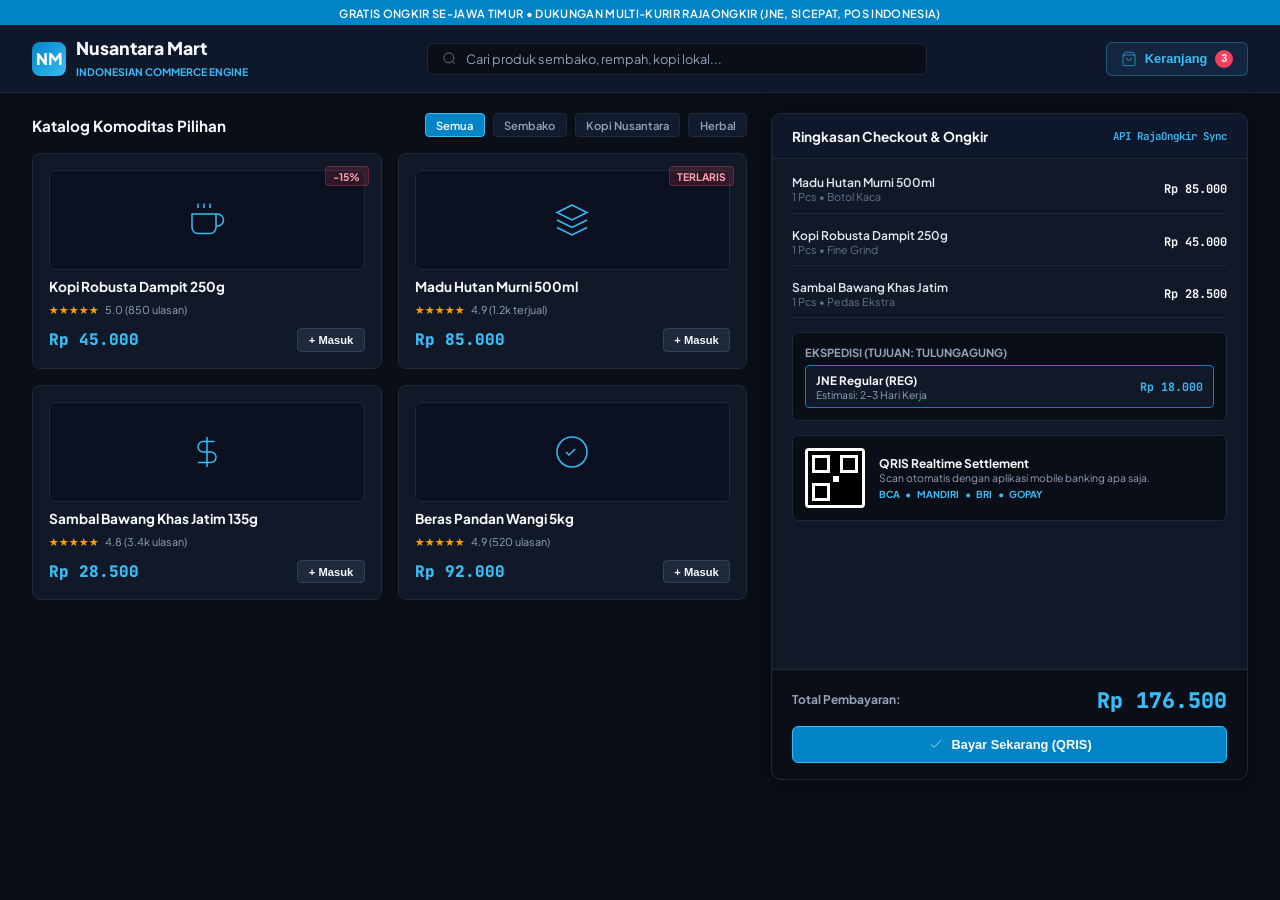
<file: previews/nusantara-mart.html>
<!DOCTYPE html>
<html lang="id">
<head>
  <meta charset="UTF-8">
  <meta name="viewport" content="width=1280, initial-scale=1.0">
  <title>Nusantara Mart — Modern E-Commerce Platform</title>
  <link rel="preconnect" href="https://fonts.googleapis.com">
  <link rel="preconnect" href="https://fonts.gstatic.com" crossorigin>
  <link href="https://fonts.googleapis.com/css2?family=Plus+Jakarta+Sans:wght@400;500;600;700;800&family=JetBrains+Mono:wght@400;500;600;700&display=swap" rel="stylesheet">
  <style>
    * { box-sizing: border-box; margin: 0; padding: 0; }
    body {
      font-family: 'Plus Jakarta Sans', -apple-system, BlinkMacSystemFont, sans-serif;
      background: #090e17;
      color: #f1f5f9;
      width: 1280px;
      height: 800px;
      overflow: hidden;
      display: flex;
      flex-direction: column;
    }
    .mono { font-family: 'JetBrains Mono', monospace; }

    /* Top Promo Bar */
    .promo-bar {
      background: #0284c7;
      color: white;
      text-align: center;
      padding: 0.35rem;
      font-size: 0.7rem;
      font-weight: 600;
      letter-spacing: 0.03em;
    }

    /* Main Navbar */
    .navbar {
      background: #0f172a;
      border-bottom: 1px solid #1e293b;
      padding: 0.75rem 2rem;
      display: flex;
      align-items: center;
      justify-content: space-between;
      gap: 2rem;
    }
    .brand-box {
      display: flex;
      align-items: center;
      gap: 0.6rem;
    }
    .brand-icon {
      width: 34px;
      height: 34px;
      background: linear-gradient(135deg, #0284c7, #38bdf8);
      border-radius: 8px;
      display: grid;
      place-items: center;
      color: white;
      font-weight: 800;
      font-size: 1rem;
    }
    .brand-text h1 { font-size: 1.1rem; font-weight: 800; color: #f8fafc; }
    .brand-text span { font-size: 0.65rem; color: #38bdf8; font-weight: 700; }

    .search-container {
      flex-grow: 1;
      max-width: 500px;
      background: #090e17;
      border: 1px solid #1e293b;
      border-radius: 6px;
      padding: 0.45rem 0.85rem;
      display: flex;
      align-items: center;
      gap: 0.6rem;
      color: #94a3b8;
      font-size: 0.8rem;
    }

    .nav-actions {
      display: flex;
      align-items: center;
      gap: 1.25rem;
    }
    .cart-btn {
      position: relative;
      background: rgba(56, 189, 248, 0.1);
      border: 1px solid rgba(56, 189, 248, 0.3);
      color: #38bdf8;
      padding: 0.45rem 0.85rem;
      border-radius: 6px;
      font-size: 0.8rem;
      font-weight: 700;
      display: flex;
      align-items: center;
      gap: 0.5rem;
      cursor: pointer;
    }
    .cart-count {
      background: #f43f5e;
      color: white;
      border-radius: 50%;
      width: 18px;
      height: 18px;
      display: grid;
      place-items: center;
      font-size: 0.65rem;
      font-weight: 700;
    }

    /* Workspace */
    .market-body {
      flex-grow: 1;
      display: grid;
      grid-template-columns: 1.8fr 1.2fr;
      padding: 1.25rem 2rem;
      gap: 1.5rem;
      overflow: hidden;
    }

    /* Left: Product Catalog */
    .catalog-panel {
      display: flex;
      flex-direction: column;
      gap: 1rem;
      overflow-y: auto;
    }
    .catalog-header {
      display: flex;
      justify-content: space-between;
      align-items: center;
    }
    .catalog-header h2 { font-size: 0.95rem; font-weight: 700; color: #f8fafc; }
    .cat-pills { display: flex; gap: 0.5rem; }
    .cat-pill {
      background: #111a2e;
      border: 1px solid #1e293b;
      padding: 0.25rem 0.65rem;
      border-radius: 4px;
      font-size: 0.7rem;
      color: #94a3b8;
      font-weight: 600;
    }
    .cat-pill.active { background: #0284c7; color: white; border-color: #38bdf8; }

    .product-grid {
      display: grid;
      grid-template-columns: repeat(2, 1fr);
      gap: 1rem;
    }
    .product-card {
      background: #111827;
      border: 1px solid #1f2937;
      border-radius: 8px;
      padding: 1rem;
      display: flex;
      flex-direction: column;
      gap: 0.5rem;
      position: relative;
    }
    .badge-discount {
      position: absolute;
      top: 0.75rem;
      right: 0.75rem;
      background: rgba(244, 63, 94, 0.15);
      color: #fda4af;
      border: 1px solid rgba(244, 63, 94, 0.3);
      padding: 0.15rem 0.45rem;
      border-radius: 4px;
      font-size: 0.65rem;
      font-weight: 700;
    }
    .product-thumb {
      background: #0b1120;
      border: 1px solid #1e293b;
      border-radius: 6px;
      height: 100px;
      display: grid;
      place-items: center;
      color: #38bdf8;
    }
    .product-card h3 { font-size: 0.85rem; font-weight: 700; color: #f8fafc; }
    .rating-row {
      display: flex;
      align-items: center;
      gap: 0.4rem;
      font-size: 0.675rem;
      color: #94a3b8;
    }
    .stars { color: #f59e0b; }
    .price-row {
      display: flex;
      justify-content: space-between;
      align-items: center;
      margin-top: 0.25rem;
    }
    .price { font-size: 1rem; font-weight: 800; color: #38bdf8; font-family: 'JetBrains Mono', monospace; }
    .btn-add {
      background: #1e293b;
      border: 1px solid #334155;
      color: #f8fafc;
      padding: 0.3rem 0.65rem;
      border-radius: 4px;
      font-size: 0.7rem;
      font-weight: 600;
      cursor: pointer;
    }

    /* Right: Checkout & Cart Drawer */
    .checkout-drawer {
      background: #111827;
      border: 1px solid #1f2937;
      border-radius: 10px;
      display: flex;
      flex-direction: column;
      overflow: hidden;
      box-shadow: 0 4px 25px rgba(0,0,0,0.4);
    }
    .drawer-header {
      background: #0f172a;
      border-bottom: 1px solid #1f2937;
      padding: 0.85rem 1.25rem;
      display: flex;
      justify-content: space-between;
      align-items: center;
    }
    .drawer-header h3 { font-size: 0.85rem; font-weight: 700; color: #f8fafc; }
    .cart-summary-tag { font-size: 0.675rem; color: #38bdf8; font-weight: 600; }

    .drawer-content {
      padding: 1rem 1.25rem;
      display: flex;
      flex-direction: column;
      gap: 0.85rem;
      flex-grow: 1;
      overflow-y: auto;
    }

    /* Cart Items Mini List */
    .mini-item {
      display: flex;
      justify-content: space-between;
      align-items: center;
      font-size: 0.75rem;
      padding-bottom: 0.6rem;
      border-bottom: 1px solid #1e293b;
    }
    .mini-name { color: #e2e8f0; font-weight: 600; }
    .mini-qty { color: #64748b; font-size: 0.675rem; }
    .mini-price { font-family: 'JetBrains Mono', monospace; font-weight: 700; color: #f8fafc; }

    /* Shipping Courier Box */
    .shipping-box {
      background: #090e17;
      border: 1px solid #1e293b;
      border-radius: 6px;
      padding: 0.75rem;
      display: flex;
      flex-direction: column;
      gap: 0.4rem;
    }
    .shipping-title { font-size: 0.7rem; font-weight: 700; color: #94a3b8; text-transform: uppercase; }
    .courier-select {
      background: #111827;
      border: 1px solid #0284c7;
      border-radius: 4px;
      padding: 0.4rem 0.6rem;
      display: flex;
      justify-content: space-between;
      align-items: center;
      font-size: 0.725rem;
    }
    .courier-name { font-weight: 700; color: #f8fafc; }
    .courier-price { font-family: 'JetBrains Mono', monospace; color: #38bdf8; font-weight: 700; }

    /* QRIS Payment Box */
    .qris-box {
      background: #090e17;
      border: 1px solid #1e293b;
      border-radius: 6px;
      padding: 0.75rem;
      display: flex;
      align-items: center;
      gap: 0.85rem;
    }
    .qris-qr {
      width: 60px;
      height: 60px;
      background: white;
      border-radius: 4px;
      display: grid;
      place-items: center;
      padding: 3px;
    }
    .qris-info h4 { font-size: 0.75rem; font-weight: 700; color: #f8fafc; }
    .qris-info p { font-size: 0.65rem; color: #94a3b8; }
    .qris-banks { display: flex; gap: 0.35rem; margin-top: 0.25rem; font-size: 0.6rem; color: #38bdf8; font-weight: 700; }

    /* Grand Total Footer */
    .drawer-footer {
      background: #090e17;
      border-top: 1px solid #1f2937;
      padding: 1rem 1.25rem;
      display: flex;
      flex-direction: column;
      gap: 0.75rem;
    }
    .total-row {
      display: flex;
      justify-content: space-between;
      align-items: center;
    }
    .total-lbl { font-size: 0.75rem; font-weight: 700; color: #94a3b8; }
    .total-val { font-size: 1.35rem; font-weight: 800; color: #38bdf8; font-family: 'JetBrains Mono', monospace; }
    .btn-checkout {
      background: #0284c7;
      border: 1px solid #38bdf8;
      color: white;
      padding: 0.6rem;
      border-radius: 6px;
      font-size: 0.8rem;
      font-weight: 700;
      cursor: pointer;
      text-align: center;
      display: flex;
      align-items: center;
      justify-content: center;
      gap: 0.5rem;
    }
  </style>
</head>
<body>

  <!-- Top Banner -->
  <div class="promo-bar">
    GRATIS ONGKIR SE-JAWA TIMUR &bull; DUKUNGAN MULTI-KURIR RAJAONGKIR (JNE, SICEPAT, POS INDONESIA)
  </div>

  <!-- Navbar -->
  <header class="navbar">
    <div class="brand-box">
      <div class="brand-icon">NM</div>
      <div class="brand-text">
        <h1>Nusantara Mart</h1>
        <span>INDONESIAN COMMERCE ENGINE</span>
      </div>
    </div>

    <div class="search-container">
      <svg width="15" height="15" fill="none" stroke="currentColor" viewBox="0 0 24 24"><circle cx="11" cy="11" r="8"/><line x1="21" y1="21" x2="16.65" y2="16.65"/></svg>
      <span>Cari produk sembako, rempah, kopi lokal...</span>
    </div>

    <div class="nav-actions">
      <button class="cart-btn">
        <svg width="16" height="16" fill="none" stroke="currentColor" viewBox="0 0 24 24"><path d="M6 2L3 6v14a2 2 0 0 0 2 2h14a2 2 0 0 0 2-2V6l-3-4z"/><line x1="3" y1="6" x2="21" y2="6"/><path d="M16 10a4 4 0 0 1-8 0"/></svg>
        <span>Keranjang</span>
        <span class="cart-count">3</span>
      </button>
    </div>
  </header>

  <!-- Workspace -->
  <main class="market-body">
    <!-- Left Catalog -->
    <div class="catalog-panel">
      <div class="catalog-header">
        <h2>Katalog Komoditas Pilihan</h2>
        <div class="cat-pills">
          <span class="cat-pill active">Semua</span>
          <span class="cat-pill">Sembako</span>
          <span class="cat-pill">Kopi Nusantara</span>
          <span class="cat-pill">Herbal</span>
        </div>
      </div>

      <div class="product-grid">
        <div class="product-card">
          <span class="badge-discount">-15%</span>
          <div class="product-thumb">
            <svg width="36" height="36" fill="none" stroke="currentColor" viewBox="0 0 24 24"><path d="M18 8h1a4 4 0 0 1 0 8h-1M2 8h16v9a4 4 0 0 1-4 4H6a4 4 0 0 1-4-4V8z"/><line x1="6" y1="1" x2="6" y2="4"/><line x1="10" y1="1" x2="10" y2="4"/><line x1="14" y1="1" x2="14" y2="4"/></svg>
          </div>
          <h3>Kopi Robusta Dampit 250g</h3>
          <div class="rating-row">
            <span class="stars">&starf;&starf;&starf;&starf;&starf;</span>
            <span>5.0 (850 ulasan)</span>
          </div>
          <div class="price-row">
            <span class="price">Rp 45.000</span>
            <button class="btn-add">+ Masuk</button>
          </div>
        </div>

        <div class="product-card">
          <span class="badge-discount">TERLARIS</span>
          <div class="product-thumb">
            <svg width="36" height="36" fill="none" stroke="currentColor" viewBox="0 0 24 24"><path d="M12 2L2 7l10 5 10-5-10-5zM2 17l10 5 10-5M2 12l10 5 10-5"/></svg>
          </div>
          <h3>Madu Hutan Murni 500ml</h3>
          <div class="rating-row">
            <span class="stars">&starf;&starf;&starf;&starf;&starf;</span>
            <span>4.9 (1.2k terjual)</span>
          </div>
          <div class="price-row">
            <span class="price">Rp 85.000</span>
            <button class="btn-add">+ Masuk</button>
          </div>
        </div>

        <div class="product-card">
          <div class="product-thumb">
            <svg width="36" height="36" fill="none" stroke="currentColor" viewBox="0 0 24 24"><path d="M12 2v20M17 5H9.5a3.5 3.5 0 0 0 0 7h5a3.5 3.5 0 0 1 0 7H6"/></svg>
          </div>
          <h3>Sambal Bawang Khas Jatim 135g</h3>
          <div class="rating-row">
            <span class="stars">&starf;&starf;&starf;&starf;&starf;</span>
            <span>4.8 (3.4k ulasan)</span>
          </div>
          <div class="price-row">
            <span class="price">Rp 28.500</span>
            <button class="btn-add">+ Masuk</button>
          </div>
        </div>

        <div class="product-card">
          <div class="product-thumb">
            <svg width="36" height="36" fill="none" stroke="currentColor" viewBox="0 0 24 24"><circle cx="12" cy="12" r="10"/><path d="M8 12l2 2 4-4"/></svg>
          </div>
          <h3>Beras Pandan Wangi 5kg</h3>
          <div class="rating-row">
            <span class="stars">&starf;&starf;&starf;&starf;&starf;</span>
            <span>4.9 (520 ulasan)</span>
          </div>
          <div class="price-row">
            <span class="price">Rp 92.000</span>
            <button class="btn-add">+ Masuk</button>
          </div>
        </div>
      </div>
    </div>

    <!-- Right Checkout Drawer -->
    <div class="checkout-drawer">
      <div class="drawer-header">
        <h3>Ringkasan Checkout &amp; Ongkir</h3>
        <span class="cart-summary-tag mono">API RajaOngkir Sync</span>
      </div>

      <div class="drawer-content">
        <!-- Item 1 -->
        <div class="mini-item">
          <div>
            <div class="mini-name">Madu Hutan Murni 500ml</div>
            <div class="mini-qty">1 Pcs &bull; Botol Kaca</div>
          </div>
          <div class="mini-price">Rp 85.000</div>
        </div>

        <!-- Item 2 -->
        <div class="mini-item">
          <div>
            <div class="mini-name">Kopi Robusta Dampit 250g</div>
            <div class="mini-qty">1 Pcs &bull; Fine Grind</div>
          </div>
          <div class="mini-price">Rp 45.000</div>
        </div>

        <!-- Item 3 -->
        <div class="mini-item">
          <div>
            <div class="mini-name">Sambal Bawang Khas Jatim</div>
            <div class="mini-qty">1 Pcs &bull; Pedas Ekstra</div>
          </div>
          <div class="mini-price">Rp 28.500</div>
        </div>

        <!-- Shipping Courier Selector -->
        <div class="shipping-box">
          <div class="shipping-title">Ekspedisi (Tujuan: Tulungagung)</div>
          <div class="courier-select">
            <div>
              <div class="courier-name">JNE Regular (REG)</div>
              <div style="font-size:0.65rem; color:#94a3b8;">Estimasi: 2-3 Hari Kerja</div>
            </div>
            <div class="courier-price">Rp 18.000</div>
          </div>
        </div>

        <!-- QRIS Payment Box -->
        <div class="qris-box">
          <div class="qris-qr">
            <!-- Simulated QR Pattern -->
            <svg width="54" height="54" viewBox="0 0 54 54">
              <rect width="54" height="54" fill="#000"/>
              <rect x="4" y="4" width="18" height="18" fill="#fff"/>
              <rect x="7" y="7" width="12" height="12" fill="#000"/>
              <rect x="32" y="4" width="18" height="18" fill="#fff"/>
              <rect x="35" y="7" width="12" height="12" fill="#000"/>
              <rect x="4" y="32" width="18" height="18" fill="#fff"/>
              <rect x="7" y="35" width="12" height="12" fill="#000"/>
              <rect x="25" y="25" width="6" height="6" fill="#fff"/>
            </svg>
          </div>
          <div class="qris-info">
            <h4>QRIS Realtime Settlement</h4>
            <p>Scan otomatis dengan aplikasi mobile banking apa saja.</p>
            <div class="qris-banks">
              <span>BCA</span> &bull; <span>MANDIRI</span> &bull; <span>BRI</span> &bull; <span>GOPAY</span>
            </div>
          </div>
        </div>
      </div>

      <div class="drawer-footer">
        <div class="total-row">
          <span class="total-lbl">Total Pembayaran:</span>
          <span class="total-val">Rp 176.500</span>
        </div>
        <button class="btn-checkout">
          <svg width="16" height="16" fill="none" stroke="currentColor" viewBox="0 0 24 24"><polyline points="20 6 9 17 4 12"/></svg>
          Bayar Sekarang (QRIS)
        </button>
      </div>
    </div>
  </main>

</body>
</html>
</file>
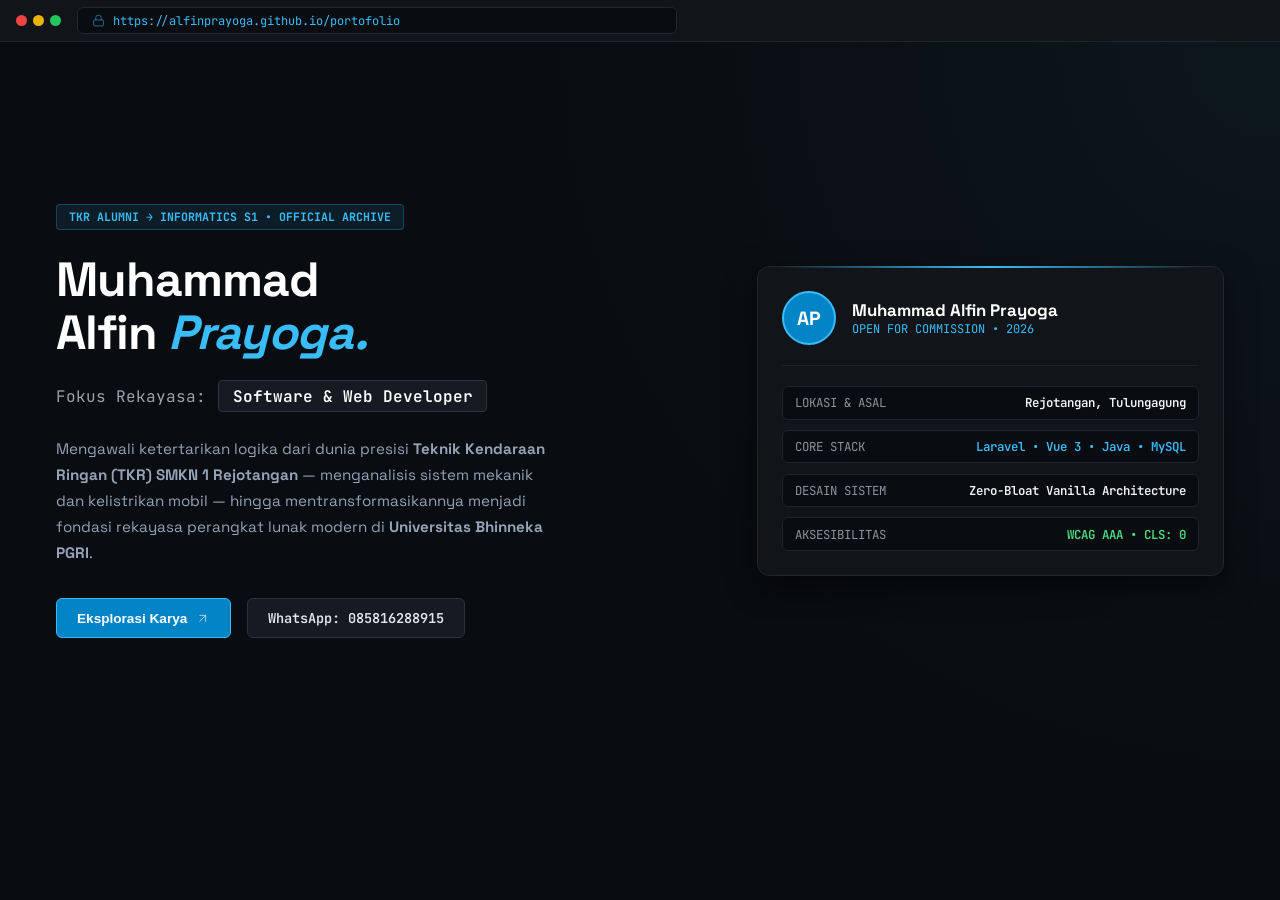
<file: previews/personal-portfolio.html>
<!DOCTYPE html>
<html lang="id">
<head>
  <meta charset="UTF-8">
  <meta name="viewport" content="width=1280, initial-scale=1.0">
  <title>Muhammad Alfin Prayoga — Portofolio Personal</title>
  <link rel="preconnect" href="https://fonts.googleapis.com">
  <link rel="preconnect" href="https://fonts.gstatic.com" crossorigin>
  <link href="https://fonts.googleapis.com/css2?family=Space+Grotesk:wght@500;700&family=JetBrains+Mono:wght@400;500;600;700&display=swap" rel="stylesheet">
  <style>
    * { box-sizing: border-box; margin: 0; padding: 0; }
    body {
      font-family: 'Space Grotesk', -apple-system, sans-serif;
      background: #090c10;
      color: #f4f4f5;
      width: 1280px;
      height: 800px;
      overflow: hidden;
      display: flex;
      flex-direction: column;
    }
    .mono { font-family: 'JetBrains Mono', monospace; }

    /* Browser Chrome Frame */
    .browser-frame {
      height: 42px;
      background: #111418;
      border-bottom: 1px solid #22272e;
      display: flex;
      align-items: center;
      padding: 0 1rem;
      gap: 1rem;
    }
    .dots { display: flex; gap: 6px; }
    .dot { width: 11px; height: 11px; border-radius: 50%; }
    .dot-r { background: #ef4444; }
    .dot-y { background: #eab308; }
    .dot-g { background: #22c55e; }
    .address-bar {
      flex-grow: 1;
      max-width: 600px;
      background: #090c10;
      border: 1px solid #22272e;
      border-radius: 6px;
      padding: 0.3rem 0.85rem;
      font-size: 0.75rem;
      color: #38bdf8;
      display: flex;
      align-items: center;
      gap: 0.5rem;
    }

    /* Inner Hero Viewport */
    .hero-view {
      flex-grow: 1;
      padding: 2.5rem 3.5rem;
      display: grid;
      grid-template-columns: 1.4fr 1fr;
      gap: 3rem;
      align-items: center;
      background: radial-gradient(circle at top right, rgba(56, 189, 248, 0.06), transparent 50%), #090c10;
    }

    .meta-tag {
      display: inline-flex;
      align-items: center;
      gap: 0.5rem;
      background: rgba(56, 189, 248, 0.1);
      border: 1px solid rgba(56, 189, 248, 0.25);
      padding: 0.3rem 0.75rem;
      border-radius: 4px;
      font-size: 0.725rem;
      font-weight: 700;
      color: #38bdf8;
      margin-bottom: 1.5rem;
    }

    h1 {
      font-size: 3rem;
      font-weight: 700;
      line-height: 1.1;
      letter-spacing: -0.02em;
      margin-bottom: 1.25rem;
      color: #ffffff;
    }
    h1 em {
      font-style: italic;
      color: #38bdf8;
    }

    .hero-spec {
      font-size: 1rem;
      color: #a1a1aa;
      margin-bottom: 1.5rem;
      display: flex;
      align-items: center;
      gap: 0.75rem;
    }
    .spec-pill {
      background: #161a22;
      border: 1px solid #2d333b;
      padding: 0.3rem 0.85rem;
      border-radius: 4px;
      font-weight: 600;
      color: #ffffff;
    }

    .desc {
      font-size: 0.95rem;
      line-height: 1.7;
      color: #94a3b8;
      margin-bottom: 2rem;
      max-width: 500px;
    }

    .btn-row {
      display: flex;
      gap: 1rem;
    }
    .btn-pri {
      background: #0284c7;
      border: 1px solid #38bdf8;
      color: white;
      padding: 0.65rem 1.25rem;
      border-radius: 6px;
      font-size: 0.85rem;
      font-weight: 700;
      display: flex;
      align-items: center;
      gap: 0.5rem;
    }
    .btn-sec {
      background: #161a22;
      border: 1px solid #2d333b;
      color: #e2e8f0;
      padding: 0.65rem 1.25rem;
      border-radius: 6px;
      font-size: 0.85rem;
      font-weight: 600;
    }

    /* Right Card Showcase */
    .card-preview-box {
      background: #111418;
      border: 1px solid #22272e;
      border-radius: 12px;
      padding: 1.5rem;
      display: flex;
      flex-direction: column;
      gap: 1.25rem;
      position: relative;
      box-shadow: 0 10px 30px rgba(0,0,0,0.5);
    }
    .card-preview-box::before {
      content: '';
      position: absolute;
      top: -1px;
      left: 20px;
      right: 20px;
      height: 2px;
      background: linear-gradient(90deg, transparent, #38bdf8, transparent);
    }
    .profile-plate {
      display: flex;
      align-items: center;
      gap: 1rem;
      padding-bottom: 1.25rem;
      border-bottom: 1px solid #1e242c;
    }
    .avatar-mock {
      width: 54px;
      height: 54px;
      border-radius: 50%;
      background: #0284c7;
      border: 2px solid #38bdf8;
      display: grid;
      place-items: center;
      font-weight: 700;
      font-size: 1.2rem;
      color: white;
    }
    .plate-info h3 { font-size: 1.05rem; font-weight: 700; color: #ffffff; }
    .plate-info p { font-size: 0.75rem; color: #38bdf8; }

    .arch-specs {
      display: flex;
      flex-direction: column;
      gap: 0.65rem;
      font-size: 0.775rem;
    }
    .spec-item {
      display: flex;
      justify-content: space-between;
      padding: 0.45rem 0.75rem;
      background: #090c10;
      border: 1px solid #1e242c;
      border-radius: 6px;
    }
    .spec-k { color: #8b949e; }
    .spec-v { color: #f4f4f5; font-weight: 600; }
  </style>
</head>
<body>

  <!-- Browser Frame -->
  <div class="browser-frame">
    <div class="dots">
      <span class="dot dot-r"></span>
      <span class="dot dot-y"></span>
      <span class="dot dot-g"></span>
    </div>
    <div class="address-bar mono">
      <svg width="13" height="13" fill="none" stroke="currentColor" viewBox="0 0 24 24"><rect x="3" y="11" width="18" height="11" rx="2" ry="2"/><path d="M7 11V7a5 5 0 0 1 10 0v4"/></svg>
      <span>https://alfinprayoga.github.io/portofolio</span>
    </div>
  </div>

  <!-- Hero Content -->
  <div class="hero-view">
    <div>
      <div class="meta-tag mono">TKR ALUMNI &rarr; INFORMATICS S1 &bull; OFFICIAL ARCHIVE</div>
      <h1>Muhammad<br>Alfin <em>Prayoga.</em></h1>
      <div class="hero-spec mono">
        <span>Fokus Rekayasa:</span>
        <span class="spec-pill">Software &amp; Web Developer</span>
      </div>
      <p class="desc">
        Mengawali ketertarikan logika dari dunia presisi <strong>Teknik Kendaraan Ringan (TKR) SMKN 1 Rejotangan</strong> &mdash; menganalisis sistem mekanik dan kelistrikan mobil &mdash; hingga mentransformasikannya menjadi fondasi rekayasa perangkat lunak modern di <strong>Universitas Bhinneka PGRI</strong>.
      </p>
      <div class="btn-row">
        <button class="btn-pri">
          <span>Eksplorasi Karya</span>
          <svg width="15" height="15" fill="none" stroke="currentColor" viewBox="0 0 24 24"><line x1="7" y1="17" x2="17" y2="7"/><polyline points="7 7 17 7 17 17"/></svg>
        </button>
        <button class="btn-sec mono">WhatsApp: 085816288915</button>
      </div>
    </div>

    <!-- Right Showcase Card -->
    <div class="card-preview-box">
      <div class="profile-plate">
        <div class="avatar-mock">AP</div>
        <div class="plate-info">
          <h3>Muhammad Alfin Prayoga</h3>
          <p class="mono">OPEN FOR COMMISSION &bull; 2026</p>
        </div>
      </div>
      <div class="arch-specs mono">
        <div class="spec-item">
          <span class="spec-k">LOKASI &amp; ASAL</span>
          <span class="spec-v">Rejotangan, Tulungagung</span>
        </div>
        <div class="spec-item">
          <span class="spec-k">CORE STACK</span>
          <span class="spec-v" style="color: #38bdf8;">Laravel &bull; Vue 3 &bull; Java &bull; MySQL</span>
        </div>
        <div class="spec-item">
          <span class="spec-k">DESAIN SISTEM</span>
          <span class="spec-v">Zero-Bloat Vanilla Architecture</span>
        </div>
        <div class="spec-item">
          <span class="spec-k">AKSESIBILITAS</span>
          <span class="spec-v" style="color: #4ade80;">WCAG AAA &bull; CLS: 0</span>
        </div>
      </div>
    </div>
  </div>

</body>
</html>
</file>
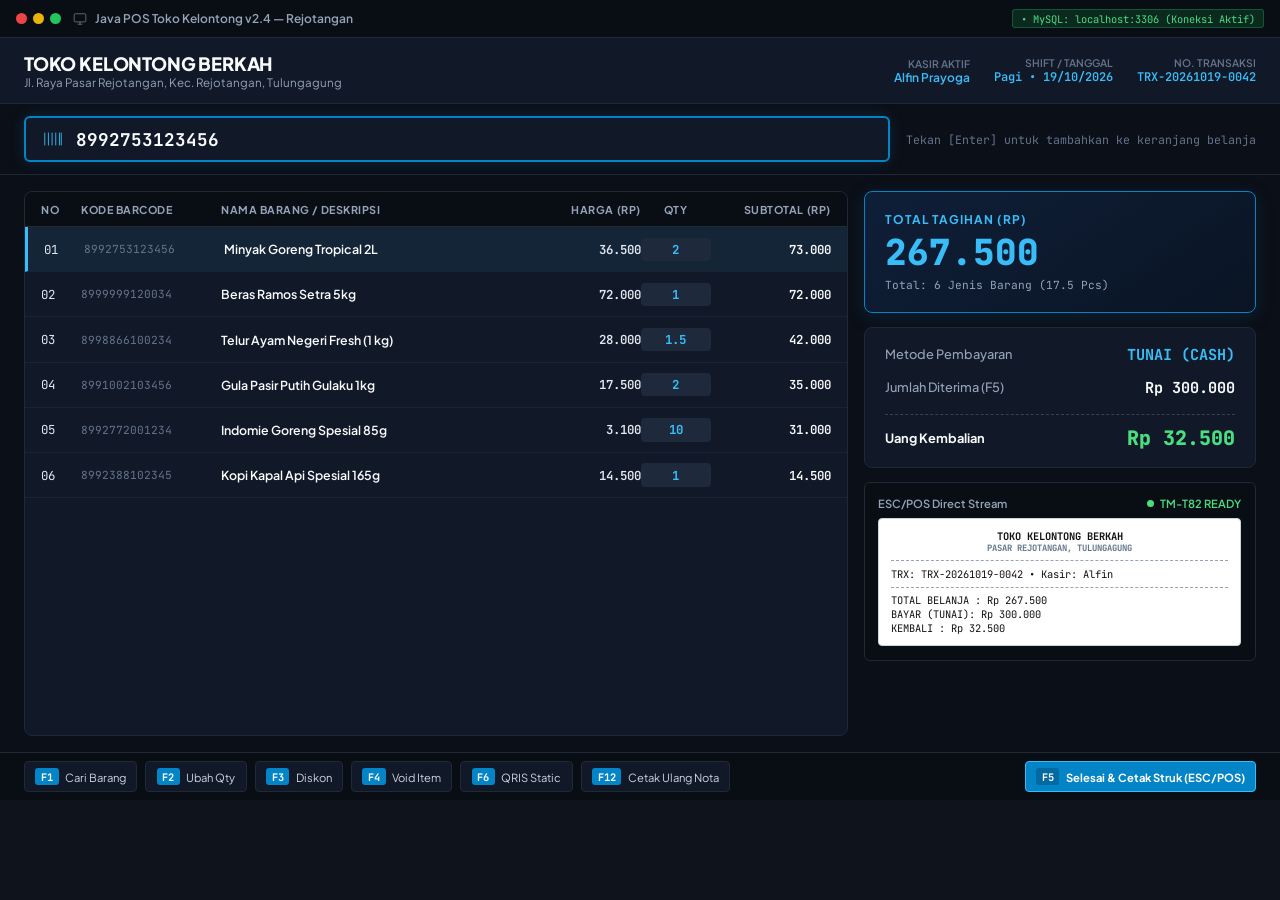
<file: previews/pos-kasir.html>
<!DOCTYPE html>
<html lang="id">
<head>
  <meta charset="UTF-8">
  <meta name="viewport" content="width=1280, initial-scale=1.0">
  <title>Sistem Kasir POS Toko Kelontong — Desktop Application</title>
  <link rel="preconnect" href="https://fonts.googleapis.com">
  <link rel="preconnect" href="https://fonts.gstatic.com" crossorigin>
  <link href="https://fonts.googleapis.com/css2?family=Plus+Jakarta+Sans:wght@400;500;600;700;800&family=JetBrains+Mono:wght@400;500;600;700&display=swap" rel="stylesheet">
  <style>
    * { box-sizing: border-box; margin: 0; padding: 0; }
    body {
      font-family: 'Plus Jakarta Sans', -apple-system, BlinkMacSystemFont, sans-serif;
      background: #0f141c;
      color: #f1f5f9;
      width: 1280px;
      height: 800px;
      overflow: hidden;
      display: flex;
      flex-direction: column;
    }
    .mono { font-family: 'JetBrains Mono', monospace; }

    /* Window Titlebar (Desktop App Feel) */
    .app-titlebar {
      height: 38px;
      background: #090d14;
      border-bottom: 1px solid #1e293b;
      display: flex;
      align-items: center;
      justify-content: space-between;
      padding: 0 1rem;
      user-select: none;
    }
    .titlebar-left {
      display: flex;
      align-items: center;
      gap: 0.75rem;
    }
    .window-dots {
      display: flex;
      gap: 6px;
    }
    .window-dot {
      width: 11px;
      height: 11px;
      border-radius: 50%;
    }
    .dot-close { background: #ef4444; }
    .dot-min { background: #eab308; }
    .dot-max { background: #22c55e; }
    .titlebar-title {
      font-size: 0.75rem;
      font-weight: 600;
      color: #94a3b8;
      display: flex;
      align-items: center;
      gap: 0.5rem;
    }
    .db-status {
      background: rgba(34, 197, 94, 0.15);
      color: #4ade80;
      border: 1px solid rgba(34, 197, 94, 0.3);
      padding: 0.1rem 0.5rem;
      border-radius: 3px;
      font-size: 0.65rem;
    }

    /* POS Header */
    .pos-header {
      background: #111827;
      border-bottom: 1px solid #1f2937;
      padding: 0.85rem 1.5rem;
      display: flex;
      justify-content: space-between;
      align-items: center;
    }
    .store-info h1 {
      font-size: 1.15rem;
      font-weight: 800;
      color: #f8fafc;
      letter-spacing: -0.01em;
    }
    .store-info p {
      font-size: 0.725rem;
      color: #94a3b8;
    }
    .pos-session-meta {
      display: flex;
      align-items: center;
      gap: 1.5rem;
      font-size: 0.75rem;
    }
    .meta-box {
      display: flex;
      flex-direction: column;
      align-items: flex-end;
    }
    .meta-lbl { font-size: 0.65rem; color: #64748b; text-transform: uppercase; font-weight: 600; }
    .meta-val { color: #38bdf8; font-weight: 600; }

    /* Scan Bar */
    .scan-bar {
      background: #0b0f17;
      padding: 0.75rem 1.5rem;
      border-bottom: 1px solid #1f2937;
      display: flex;
      align-items: center;
      gap: 1rem;
    }
    .barcode-input-wrapper {
      flex-grow: 1;
      display: flex;
      align-items: center;
      background: #111827;
      border: 2px solid #0284c7;
      border-radius: 6px;
      padding: 0.6rem 1rem;
      gap: 0.75rem;
      box-shadow: 0 0 15px rgba(2, 132, 199, 0.2);
    }
    .barcode-icon {
      color: #38bdf8;
      display: flex;
      align-items: center;
    }
    .barcode-input {
      background: transparent;
      border: none;
      color: #f8fafc;
      font-size: 1.1rem;
      font-weight: 700;
      font-family: 'JetBrains Mono', monospace;
      outline: none;
      width: 100%;
    }
    .scan-hint {
      font-size: 0.725rem;
      color: #64748b;
      white-space: nowrap;
    }

    /* POS Workspace (Split Table & Totals) */
    .pos-body {
      flex-grow: 1;
      display: grid;
      grid-template-columns: 2.1fr 1fr;
      gap: 1rem;
      padding: 1rem 1.5rem;
      background: #0b0f17;
      overflow: hidden;
    }

    /* Cart Table Panel */
    .cart-panel {
      background: #111827;
      border: 1px solid #1f2937;
      border-radius: 8px;
      display: flex;
      flex-direction: column;
      overflow: hidden;
    }
    .table-head {
      background: #090d14;
      border-bottom: 1px solid #1f2937;
      display: grid;
      grid-template-columns: 40px 140px 1fr 110px 70px 120px;
      padding: 0.65rem 1rem;
      font-size: 0.675rem;
      font-weight: 700;
      color: #94a3b8;
      text-transform: uppercase;
      letter-spacing: 0.05em;
    }
    .cart-items-list {
      flex-grow: 1;
      overflow-y: auto;
    }
    .cart-row {
      display: grid;
      grid-template-columns: 40px 140px 1fr 110px 70px 120px;
      padding: 0.65rem 1rem;
      border-bottom: 1px solid #1a2234;
      align-items: center;
      font-size: 0.775rem;
      color: #e2e8f0;
    }
    .cart-row:hover {
      background: rgba(56, 189, 248, 0.03);
    }
    .cart-row.active {
      background: rgba(56, 189, 248, 0.08);
      border-left: 3px solid #38bdf8;
    }
    .item-name { font-weight: 600; color: #f8fafc; }
    .item-code { font-size: 0.7rem; color: #64748b; }
    .item-qty {
      background: #1e293b;
      padding: 0.2rem 0.5rem;
      border-radius: 4px;
      text-align: center;
      font-weight: 700;
      color: #38bdf8;
    }
    .item-price, .item-subtotal {
      font-family: 'JetBrains Mono', monospace;
      font-weight: 600;
    }
    .item-subtotal { color: #f8fafc; text-align: right; }

    /* Totals & Payment Panel */
    .checkout-panel {
      display: flex;
      flex-direction: column;
      gap: 0.85rem;
    }
    .grand-total-box {
      background: linear-gradient(145deg, #0f1f38, #0a1424);
      border: 1px solid #0284c7;
      border-radius: 8px;
      padding: 1.25rem 1.25rem;
      display: flex;
      flex-direction: column;
      gap: 0.35rem;
      box-shadow: 0 4px 20px rgba(2, 132, 199, 0.15);
    }
    .gt-label { font-size: 0.75rem; font-weight: 700; color: #38bdf8; text-transform: uppercase; letter-spacing: 0.08em; }
    .gt-amount {
      font-size: 2.25rem;
      font-weight: 800;
      color: #38bdf8;
      font-family: 'JetBrains Mono', monospace;
      line-height: 1.1;
    }
    .gt-items-count { font-size: 0.7rem; color: #94a3b8; }

    .calc-box {
      background: #111827;
      border: 1px solid #1f2937;
      border-radius: 8px;
      padding: 1rem 1.25rem;
      display: flex;
      flex-direction: column;
      gap: 0.75rem;
    }
    .calc-row {
      display: flex;
      justify-content: space-between;
      align-items: center;
      font-size: 0.8rem;
    }
    .calc-row.change {
      border-top: 1px dashed #334155;
      padding-top: 0.65rem;
      margin-top: 0.25rem;
    }
    .calc-lbl { color: #94a3b8; font-weight: 500; }
    .calc-val { font-family: 'JetBrains Mono', monospace; font-weight: 700; color: #f8fafc; font-size: 0.95rem; }
    .calc-change-val { font-family: 'JetBrains Mono', monospace; font-weight: 800; color: #4ade80; font-size: 1.25rem; }

    /* Thermal Printer Status & Mini Receipt */
    .thermal-box {
      background: #090d14;
      border: 1px solid #1f2937;
      border-radius: 6px;
      padding: 0.85rem;
      display: flex;
      flex-direction: column;
      gap: 0.5rem;
    }
    .printer-status {
      display: flex;
      align-items: center;
      justify-content: space-between;
      font-size: 0.7rem;
    }
    .printer-indicator {
      display: flex;
      align-items: center;
      gap: 0.4rem;
      color: #4ade80;
      font-weight: 600;
    }
    .printer-dot { width: 7px; height: 7px; border-radius: 50%; background: #4ade80; }

    .receipt-preview {
      background: #ffffff;
      color: #111111;
      padding: 0.6rem 0.75rem;
      border-radius: 4px;
      font-family: 'JetBrains Mono', monospace;
      font-size: 0.65rem;
      line-height: 1.35;
      border: 1px solid #cbd5e1;
    }
    .receipt-center { text-align: center; font-weight: 700; }
    .receipt-divider { border-bottom: 1px dashed #94a3b8; margin: 0.35rem 0; }

    /* Bottom Function Keys Toolbar */
    .function-toolbar {
      height: 48px;
      background: #090d14;
      border-top: 1px solid #1f2937;
      display: flex;
      align-items: center;
      padding: 0 1.5rem;
      gap: 0.5rem;
    }
    .fkey-btn {
      background: #111827;
      border: 1px solid #1f2937;
      padding: 0.35rem 0.65rem;
      border-radius: 4px;
      font-size: 0.7rem;
      display: flex;
      align-items: center;
      gap: 0.4rem;
      color: #cbd5e1;
    }
    .fkey-code {
      background: #0284c7;
      color: white;
      font-weight: 700;
      font-family: 'JetBrains Mono', monospace;
      padding: 0.1rem 0.35rem;
      border-radius: 3px;
      font-size: 0.65rem;
    }
    .fkey-btn.btn-pay {
      background: #0284c7;
      border-color: #38bdf8;
      color: white;
      font-weight: 700;
      margin-left: auto;
    }
    .fkey-btn.btn-pay .fkey-code { background: #0369a1; }
  </style>
</head>
<body>

  <!-- Window Titlebar -->
  <div class="app-titlebar">
    <div class="titlebar-left">
      <div class="window-dots">
        <span class="window-dot dot-close"></span>
        <span class="window-dot dot-min"></span>
        <span class="window-dot dot-max"></span>
      </div>
      <span class="titlebar-title">
        <svg width="14" height="14" fill="none" stroke="currentColor" viewBox="0 0 24 24"><rect x="2" y="3" width="20" height="14" rx="2"/><line x1="8" y1="21" x2="16" y2="21"/><line x1="12" y1="17" x2="12" y2="21"/></svg>
        Java POS Toko Kelontong v2.4 &mdash; Rejotangan
      </span>
    </div>
    <span class="db-status mono">&bull; MySQL: localhost:3306 (Koneksi Aktif)</span>
  </div>

  <!-- POS Header -->
  <header class="pos-header">
    <div class="store-info">
      <h1>TOKO KELONTONG BERKAH</h1>
      <p>Jl. Raya Pasar Rejotangan, Kec. Rejotangan, Tulungagung</p>
    </div>
    <div class="pos-session-meta">
      <div class="meta-box">
        <span class="meta-lbl">Kasir Aktif</span>
        <span class="meta-val">Alfin Prayoga</span>
      </div>
      <div class="meta-box">
        <span class="meta-lbl">Shift / Tanggal</span>
        <span class="meta-val mono">Pagi &bull; 19/10/2026</span>
      </div>
      <div class="meta-box">
        <span class="meta-lbl">No. Transaksi</span>
        <span class="meta-val mono">TRX-20261019-0042</span>
      </div>
    </div>
  </header>

  <!-- Scanner Barcode Input -->
  <div class="scan-bar">
    <div class="barcode-input-wrapper">
      <div class="barcode-icon">
        <svg width="22" height="22" fill="none" stroke="currentColor" viewBox="0 0 24 24"><path d="M3 5v14M7 5v14M11 5v14M15 5v14M19 5v14M21 5v14"/></svg>
      </div>
      <input type="text" class="barcode-input" value="8992753123456" readonly>
    </div>
    <span class="scan-hint mono">Tekan [Enter] untuk tambahkan ke keranjang belanja</span>
  </div>

  <!-- Workspace Split -->
  <main class="pos-body">
    <!-- Cart Items Table -->
    <div class="cart-panel">
      <div class="table-head">
        <span>No</span>
        <span>Kode Barcode</span>
        <span>Nama Barang / Deskripsi</span>
        <span style="text-align: right;">Harga (Rp)</span>
        <span style="text-align: center;">Qty</span>
        <span style="text-align: right;">Subtotal (Rp)</span>
      </div>
      <div class="cart-items-list">
        <div class="cart-row active">
          <span class="mono">01</span>
          <span class="item-code mono">8992753123456</span>
          <span class="item-name">Minyak Goreng Tropical 2L</span>
          <span class="item-price" style="text-align: right;">36.500</span>
          <span class="item-qty mono">2</span>
          <span class="item-subtotal">73.000</span>
        </div>
        <div class="cart-row">
          <span class="mono">02</span>
          <span class="item-code mono">8999999120034</span>
          <span class="item-name">Beras Ramos Setra 5kg</span>
          <span class="item-price" style="text-align: right;">72.000</span>
          <span class="item-qty mono">1</span>
          <span class="item-subtotal">72.000</span>
        </div>
        <div class="cart-row">
          <span class="mono">03</span>
          <span class="item-code mono">8998866100234</span>
          <span class="item-name">Telur Ayam Negeri Fresh (1 kg)</span>
          <span class="item-price" style="text-align: right;">28.000</span>
          <span class="item-qty mono">1.5</span>
          <span class="item-subtotal">42.000</span>
        </div>
        <div class="cart-row">
          <span class="mono">04</span>
          <span class="item-code mono">8991002103456</span>
          <span class="item-name">Gula Pasir Putih Gulaku 1kg</span>
          <span class="item-price" style="text-align: right;">17.500</span>
          <span class="item-qty mono">2</span>
          <span class="item-subtotal">35.000</span>
        </div>
        <div class="cart-row">
          <span class="mono">05</span>
          <span class="item-code mono">8992772001234</span>
          <span class="item-name">Indomie Goreng Spesial 85g</span>
          <span class="item-price" style="text-align: right;">3.100</span>
          <span class="item-qty mono">10</span>
          <span class="item-subtotal">31.000</span>
        </div>
        <div class="cart-row">
          <span class="mono">06</span>
          <span class="item-code mono">8992388102345</span>
          <span class="item-name">Kopi Kapal Api Spesial 165g</span>
          <span class="item-price" style="text-align: right;">14.500</span>
          <span class="item-qty mono">1</span>
          <span class="item-subtotal">14.500</span>
        </div>
      </div>
    </div>

    <!-- Right Summary Column -->
    <div class="checkout-panel">
      <!-- Grand Total -->
      <div class="grand-total-box">
        <span class="gt-label">Total Tagihan (Rp)</span>
        <span class="gt-amount">267.500</span>
        <span class="gt-items-count mono">Total: 6 Jenis Barang (17.5 Pcs)</span>
      </div>

      <!-- Payment Calculation -->
      <div class="calc-box">
        <div class="calc-row">
          <span class="calc-lbl">Metode Pembayaran</span>
          <span class="calc-val" style="color: #38bdf8;">TUNAI (CASH)</span>
        </div>
        <div class="calc-row">
          <span class="calc-lbl">Jumlah Diterima (F5)</span>
          <span class="calc-val">Rp 300.000</span>
        </div>
        <div class="calc-row change">
          <span class="calc-lbl" style="font-weight: 700; color: #f8fafc;">Uang Kembalian</span>
          <span class="calc-change-val">Rp 32.500</span>
        </div>
      </div>

      <!-- Thermal ESC/POS Receipt Preview -->
      <div class="thermal-box">
        <div class="printer-status">
          <span style="color: #94a3b8; font-weight: 600;">ESC/POS Direct Stream</span>
          <div class="printer-indicator">
            <span class="printer-dot"></span>
            <span>TM-T82 READY</span>
          </div>
        </div>
        <div class="receipt-preview">
          <div class="receipt-center">TOKO KELONTONG BERKAH</div>
          <div class="receipt-center" style="font-size:0.55rem; color:#64748b;">PASAR REJOTANGAN, TULUNGAGUNG</div>
          <div class="receipt-divider"></div>
          <div>TRX: TRX-20261019-0042 &bull; Kasir: Alfin</div>
          <div class="receipt-divider"></div>
          <div>TOTAL BELANJA : Rp 267.500</div>
          <div>BAYAR (TUNAI): Rp 300.000</div>
          <div>KEMBALI      : Rp  32.500</div>
        </div>
      </div>
    </div>
  </main>

  <!-- Bottom Function Key Shortcuts -->
  <footer class="function-toolbar">
    <div class="fkey-btn"><span class="fkey-code">F1</span> Cari Barang</div>
    <div class="fkey-btn"><span class="fkey-code">F2</span> Ubah Qty</div>
    <div class="fkey-btn"><span class="fkey-code">F3</span> Diskon</div>
    <div class="fkey-btn"><span class="fkey-code">F4</span> Void Item</div>
    <div class="fkey-btn"><span class="fkey-code">F6</span> QRIS Static</div>
    <div class="fkey-btn"><span class="fkey-code">F12</span> Cetak Ulang Nota</div>
    <div class="fkey-btn btn-pay"><span class="fkey-code">F5</span> Selesai &amp; Cetak Struk (ESC/POS)</div>
  </footer>

</body>
</html>
</file>
